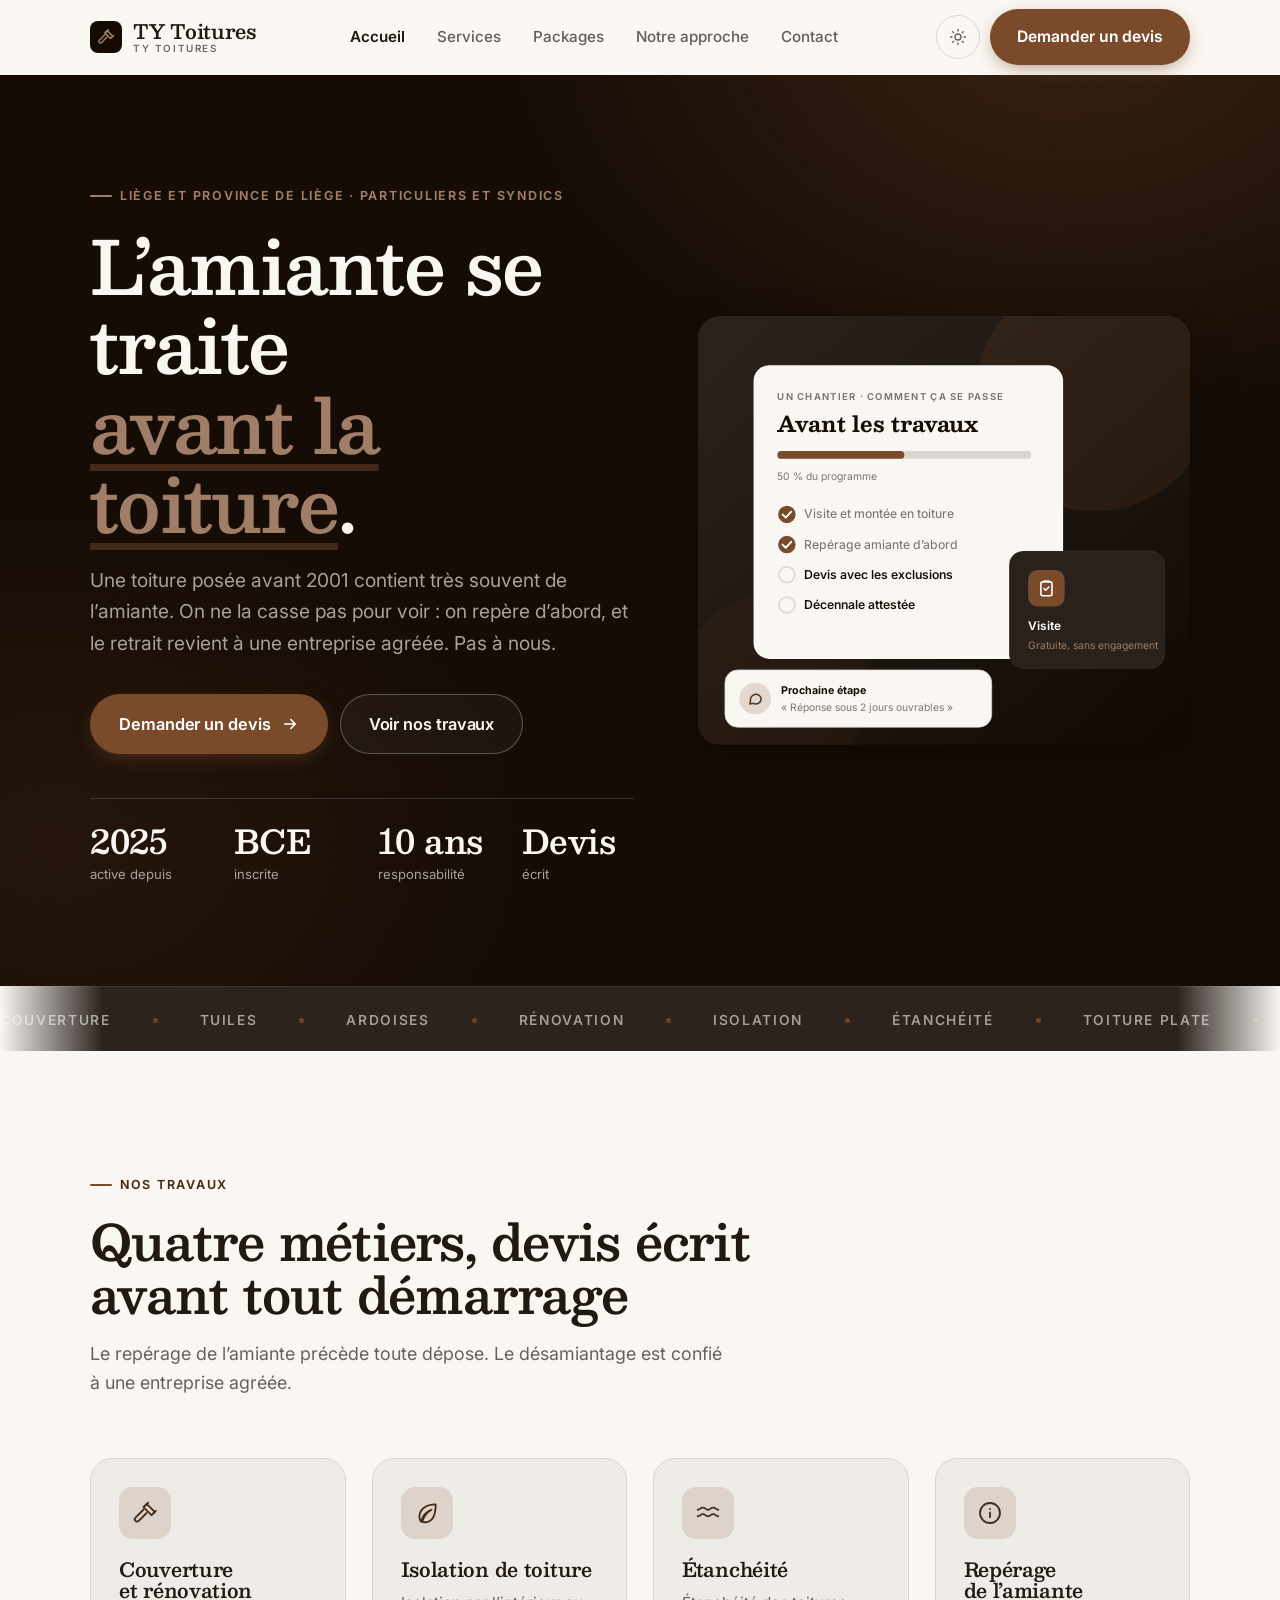
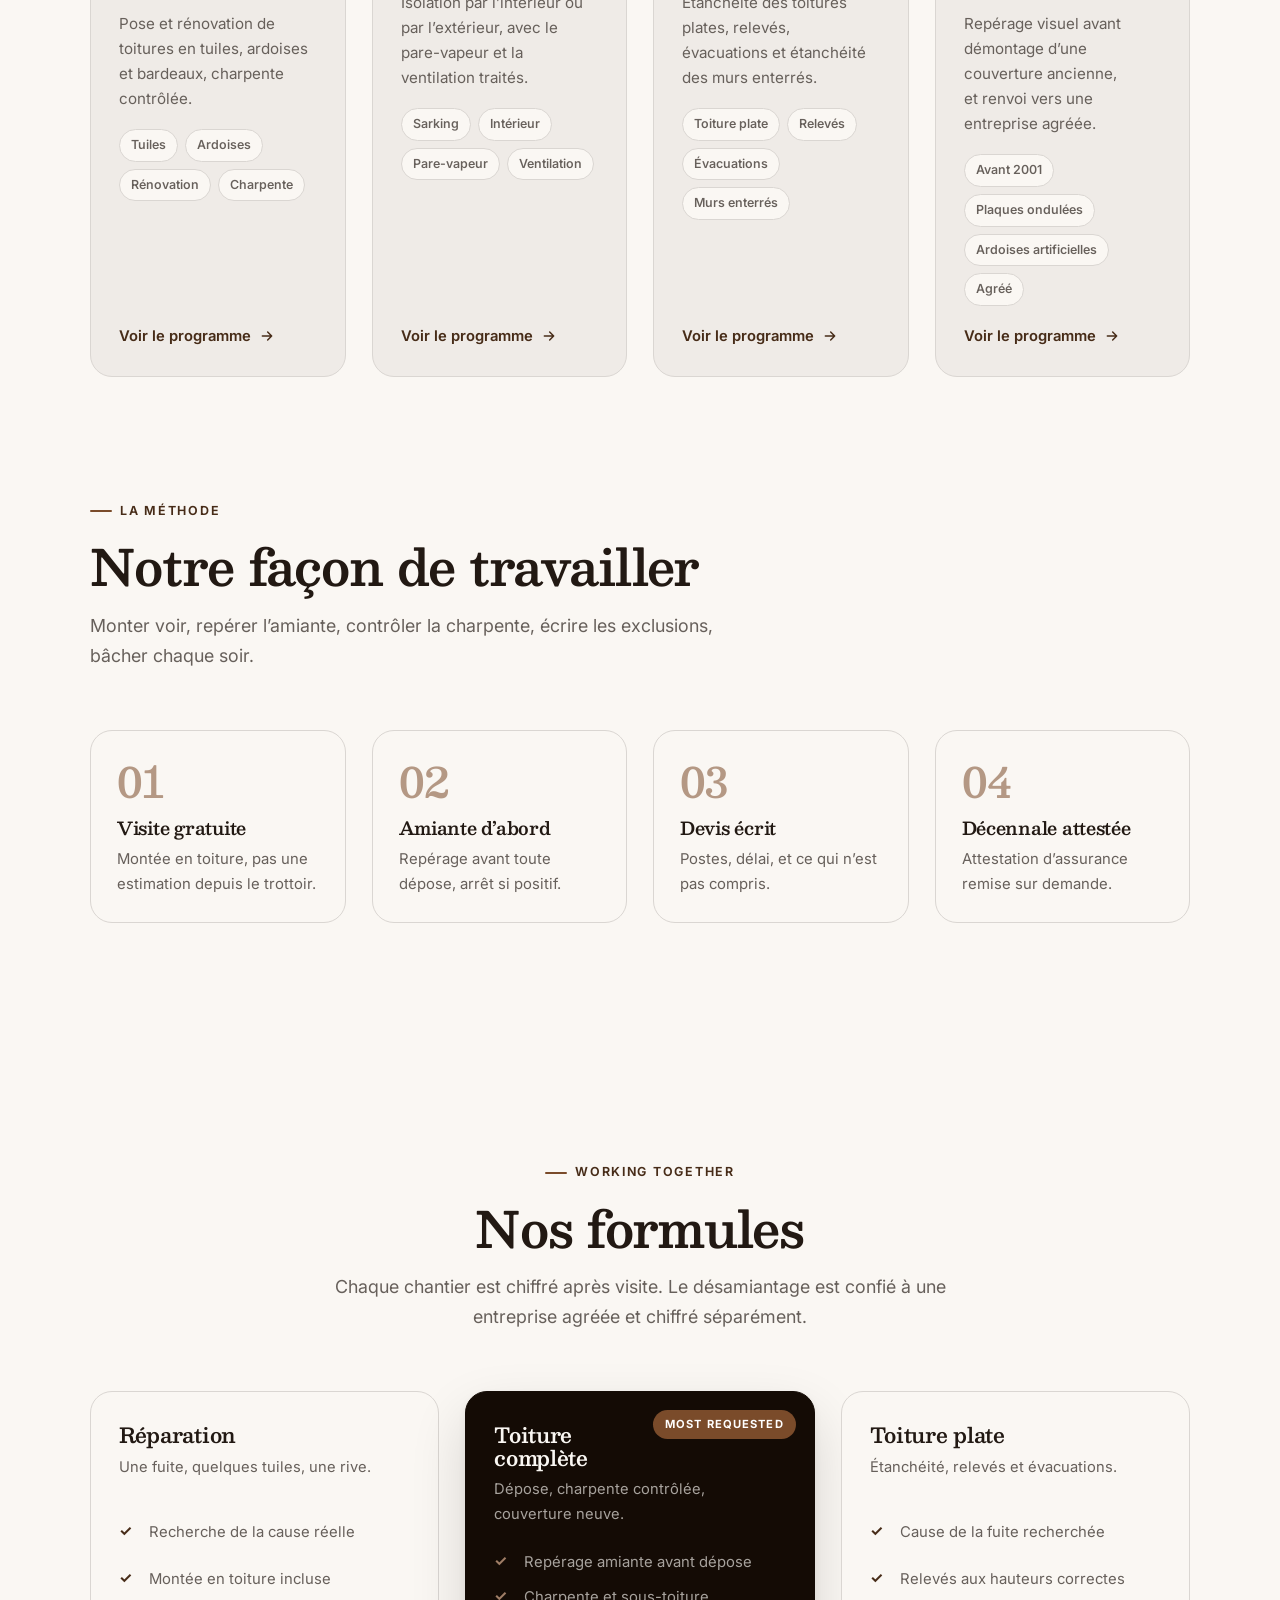
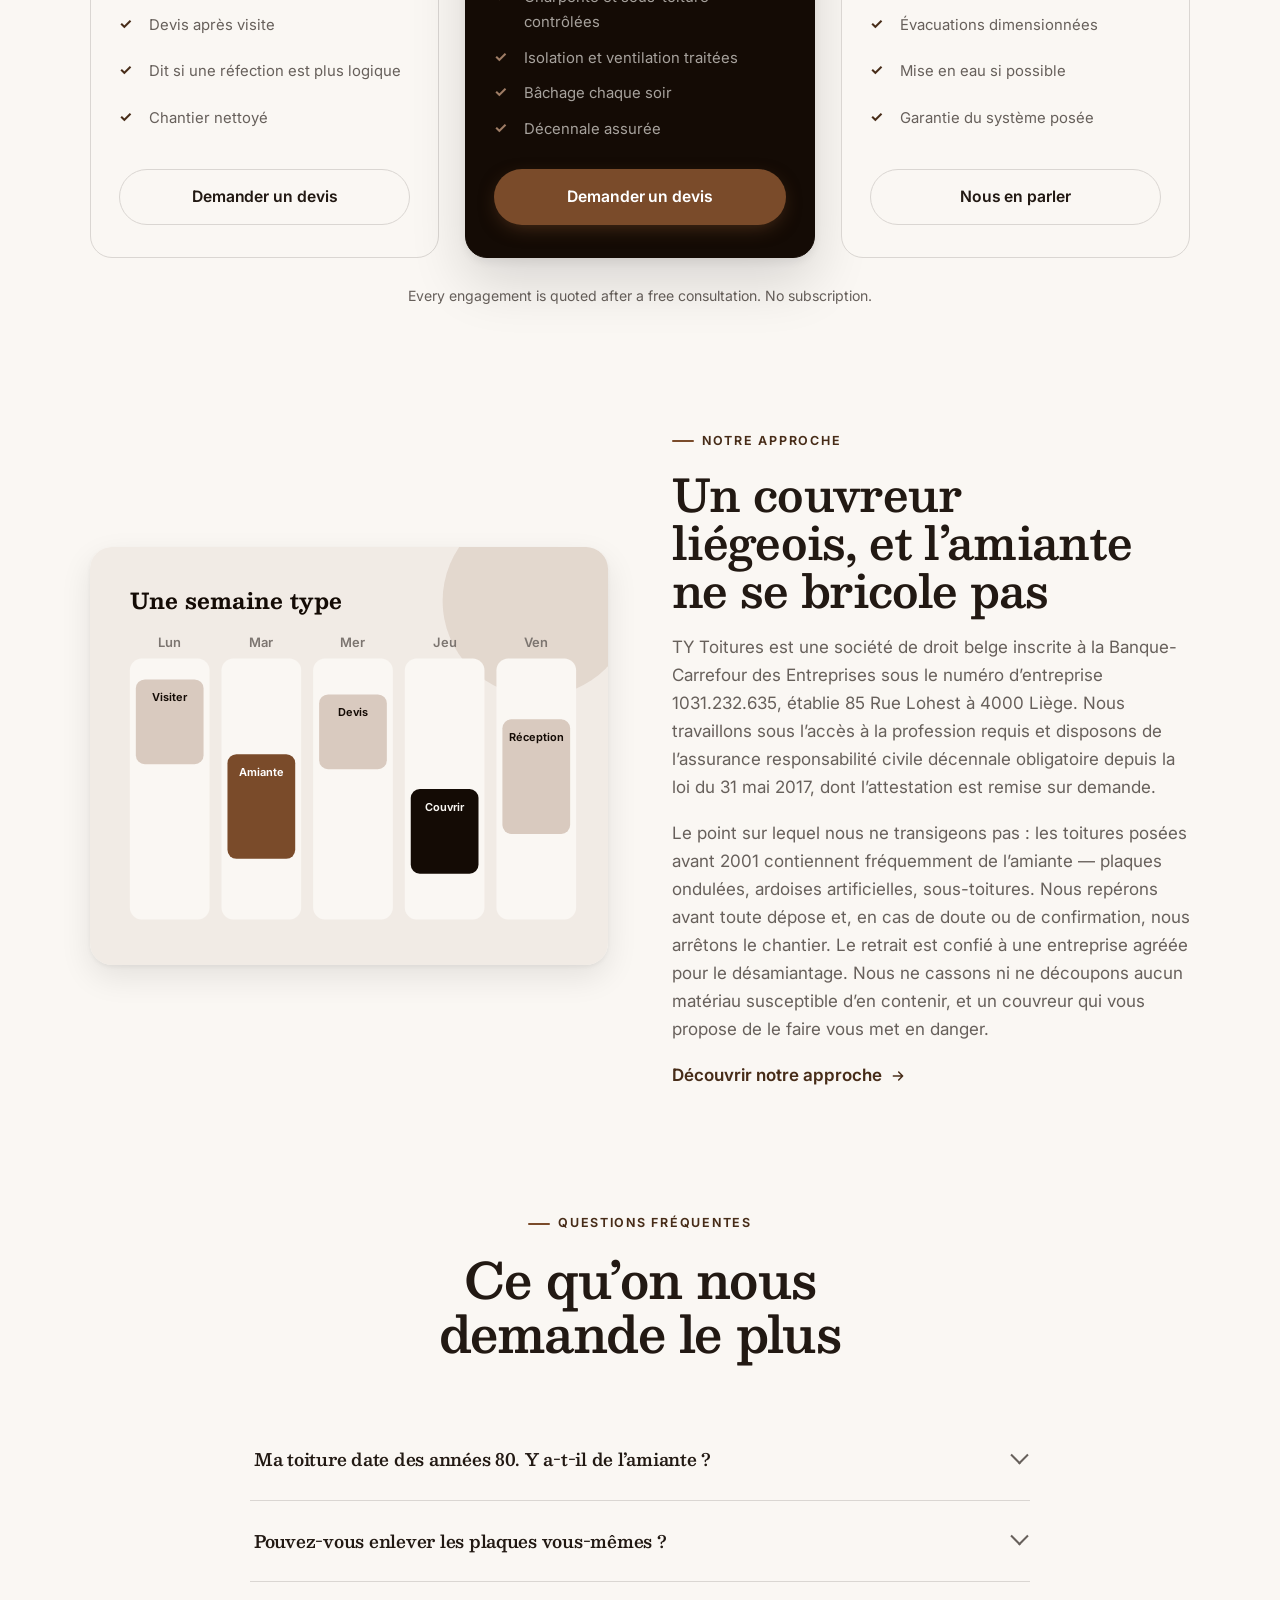
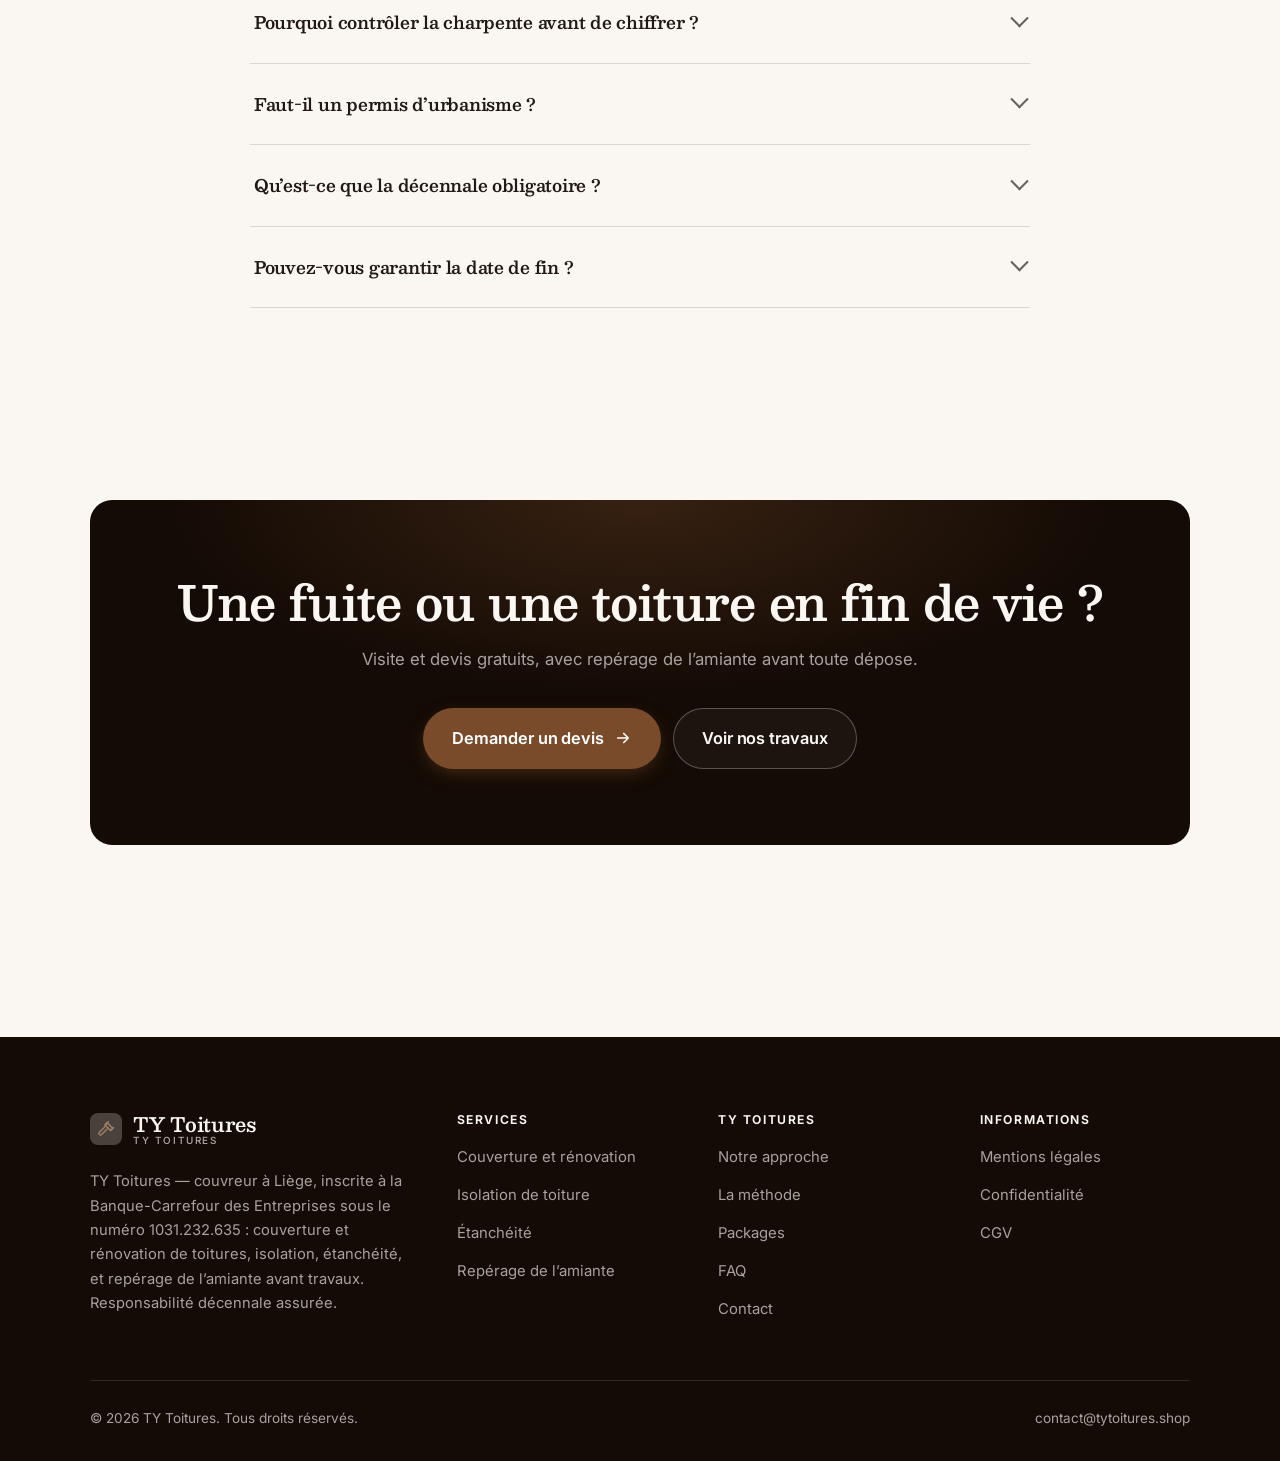
<file: index.html>
<!DOCTYPE html>
<html lang="fr" class="no-js">
<head>
<meta charset="utf-8">
<meta name="viewport" content="width=device-width, initial-scale=1">
<title>TY Toitures — couvreur à Liège</title>
<meta name="description" content="TY Toitures, couvreur à Liège : couverture et rénovation de toitures, isolation, étanchéité et repérage de l’amiante avant travaux. Devis écrit et responsabilité décennale assurée.">
<link rel="canonical" href="https://tytoitures.shop/">

<meta property="og:type" content="website">
<meta property="og:url" content="https://tytoitures.shop/">
<meta property="og:site_name" content="TY Toitures">
<meta property="og:locale" content="fr_FR">
<meta property="og:title" content="TY Toitures — couvreur à Liège">
<meta property="og:description" content="TY Toitures, couvreur à Liège : couverture et rénovation de toitures, isolation, étanchéité et repérage de l’amiante avant travaux. Devis écrit et responsabilité décennale assurée.">
<meta name="theme-color" content="#140b05">

<link rel="icon" href="assets/img/favicon.svg" type="image/svg+xml">
<link rel="preconnect" href="https://fonts.googleapis.com">
<link rel="preconnect" href="https://fonts.gstatic.com" crossorigin>
<link rel="stylesheet" href="https://fonts.googleapis.com/css2?family=Besley:wght@400;600;700&family=Inter:wght@400..700&display=swap">
<link rel="stylesheet" href="assets/css/style.css">

<!-- Thème appliqué avant le premier rendu (évite le flash) -->
<script>
document.documentElement.classList.remove('no-js');
(function(){try{var t=localStorage.getItem('site-theme');if(t){document.documentElement.setAttribute('data-theme',t);}}catch(e){}})();
</script>
<script type="application/ld+json">
{
  "@context": "https://schema.org",
  "@type": "Organization",
  "name": "TY Toitures",
  "url": "https://tytoitures.shop/",
  "email": "contact@tytoitures.shop",
  "description": "TY Toitures, couvreur à Liège : couverture et rénovation de toitures, isolation, étanchéité et repérage de l’amiante avant travaux. Devis écrit et responsabilité décennale assurée.",
  "areaServed": "FR",
  "knowsLanguage": "fr"
}
</script>
</head>

<body>
<a class="skip-link" href="#main">Aller au contenu principal</a>

<header class="site-header">
  <nav class="wrap nav" aria-label="Navigation principale">
    <a class="brand" href="index.html">
      <svg class="brand__mark" viewBox="0 0 64 64" aria-hidden="true">
        <rect class="bm-bg" width="64" height="64" rx="16"/>
        <g class="bm-ic" transform="translate(14 14) scale(1.5)" fill="none" stroke-width="2.1" stroke-linecap="round" stroke-linejoin="round"><path d="M13.5 3.5 21 11l-3 3-7.5-7.5z"/><path d="M10.5 9 3.2 16.3a2.1 2.1 0 0 0 3 3L13.5 12"/><path d="M15 2.5 12 5.5M19.5 12.5 22 10"/></g>
      </svg>
      <span>TY Toitures<span class="brand__sub">TY Toitures</span></span>
    </a>

    <ul class="nav__links" id="nav-links">
      <li><a href="index.html" aria-current="page">Accueil</a></li>
      <li><a href="programmes.html">Services</a></li>
      <li><a href="index.html#tarifs">Packages</a></li>
      <li><a href="a-propos.html">Notre approche</a></li>
      <li><a href="contact.html">Contact</a></li>
      <li><a class="btn btn--primary" href="contact.html">Demander un devis</a></li>
    </ul>

    <div class="nav__cta">
      <button class="theme-toggle" type="button" aria-label="Passer en thème sombre">
        <svg class="icon-sun" viewBox="0 0 24 24" fill="none" stroke="currentColor" stroke-width="1.8" stroke-linecap="round" aria-hidden="true"><circle cx="12" cy="12" r="4"/><path d="M12 2v2m0 16v2M2 12h2m16 0h2M4.9 4.9l1.4 1.4m11.4 11.4 1.4 1.4M19.1 4.9l-1.4 1.4M6.3 17.7l-1.4 1.4"/></svg>
        <svg class="icon-moon" viewBox="0 0 24 24" fill="none" stroke="currentColor" stroke-width="1.8" stroke-linecap="round" stroke-linejoin="round" aria-hidden="true"><path d="M21 12.8A9 9 0 1 1 11.2 3a7 7 0 0 0 9.8 9.8z"/></svg>
      </button>
      <a class="btn btn--primary" href="contact.html">Demander un devis</a>
      <button class="nav__toggle" type="button" aria-expanded="false" aria-controls="nav-links" aria-label="Ouvrir le menu">
        <svg class="icon-open" viewBox="0 0 24 24" fill="none" stroke="currentColor" stroke-width="2" stroke-linecap="round" aria-hidden="true"><path d="M3 6h18M3 12h18M3 18h18"/></svg>
        <svg class="icon-close" viewBox="0 0 24 24" fill="none" stroke="currentColor" stroke-width="2" stroke-linecap="round" aria-hidden="true"><path d="M6 6l12 12M18 6L6 18"/></svg>
      </button>
    </div>
  </nav>
</header>

<main id="main">

<section class="hero">
  <div class="wrap hero__inner">
    <div>
      <span class="eyebrow hero__eyebrow">Liège et Province de Liège · Particuliers et syndics</span>
      <h1>L’amiante se traite<br> <em>avant la toiture</em>.</h1>
      <p class="hero__lede">Une toiture posée avant 2001 contient très souvent de l’amiante. On ne la casse pas pour voir : on repère d’abord, et le retrait revient à une entreprise agréée. Pas à nous.</p>

      <div class="hero__actions">
        <a class="btn btn--primary btn--lg" href="contact.html">Demander un devis <svg viewBox="0 0 24 24" fill="none" stroke="currentColor" stroke-width="2.2" stroke-linecap="round" stroke-linejoin="round" aria-hidden="true"><path d="M5 12h14M13 6l6 6-6 6"/></svg></a>
        <a class="btn btn--on-dark btn--lg" href="programmes.html">Voir nos travaux</a>
      </div>

      <ul class="hero__proof">
        <li><span class="stat__num">2025</span><span class="stat__label">active depuis</span></li>
        <li><span class="stat__num">BCE</span><span class="stat__label">inscrite</span></li>
        <li><span class="stat__num">10 ans</span><span class="stat__label">responsabilité</span></li>
        <li><span class="stat__num">Devis</span><span class="stat__label">écrit</span></li>
      </ul>
    </div>

    <div class="hero__art">
      <svg viewBox="0 0 620 540" role="img" aria-label="Le déroulement d’un chantier de toiture, du repérage de l’amiante au devis écrit.">
        <defs>
          <linearGradient id="hbg" x1="0" y1="0" x2="1" y2="1">
            <stop offset="0" stop-color="#2c231e"/><stop offset="1" stop-color="#100904"/>
          </linearGradient>
        </defs>
        <rect width="620" height="540" rx="22" fill="url(#hbg)"/>
        <circle cx="500" cy="96" r="150" fill="#7a4b2a" opacity=".16"/>
        <circle cx="96" cy="470" r="120" fill="#7a4b2a" opacity=".08"/>

        <g style="font-family: var(--font-body)">
          <!-- Carte programme -->
          <rect x="70" y="62" width="390" height="370" rx="20" fill="#faf7f3"/>
          <text x="100" y="106" font-size="12" font-weight="650" letter-spacing="1.6" fill="#7c7570">UN CHANTIER · COMMENT ÇA SE PASSE</text>
          <text x="100" y="146" font-size="27" font-weight="700" fill="#140b05" style="font-family: var(--font-display)">Avant les travaux</text>
          <rect x="100" y="170" width="320" height="10" rx="5" fill="#dad6d2"/>
          <rect x="100" y="170" width="160" height="10" rx="5" fill="#7a4b2a"/>
          <text x="100" y="206" font-size="13" fill="#7c7570">50 % du programme</text>
          <circle cx="112" cy="250" r="11" fill="#7a4b2a"/><path d="M106.5 250l4 4 7-7.5" fill="none" stroke="#ffffff" stroke-width="2.4" stroke-linecap="round" stroke-linejoin="round"/><text x="134" y="255" font-size="15.5" fill="#7c7570" font-weight="450">Visite et montée en toiture</text>
          <circle cx="112" cy="288" r="11" fill="#7a4b2a"/><path d="M106.5 288l4 4 7-7.5" fill="none" stroke="#ffffff" stroke-width="2.4" stroke-linecap="round" stroke-linejoin="round"/><text x="134" y="293" font-size="15.5" fill="#7c7570" font-weight="450">Repérage amiante d’abord</text>
          <circle cx="112" cy="326" r="10" fill="none" stroke="#dad6d2" stroke-width="2"/><text x="134" y="331" font-size="15.5" fill="#140b05" font-weight="560">Devis avec les exclusions</text>
          <circle cx="112" cy="364" r="10" fill="none" stroke="#dad6d2" stroke-width="2"/><text x="134" y="369" font-size="15.5" fill="#140b05" font-weight="560">Décennale attestée</text>

          <!-- Carte séance -->
          <rect x="392" y="296" width="196" height="148" rx="18" fill="#29211c" stroke="#ffffff" stroke-opacity=".08"/>
          <rect x="416" y="320" width="46" height="46" rx="12" fill="#7a4b2a"/>
          <g transform="translate(427 331)" fill="none" stroke="#ffffff" color="#ffffff" stroke-width="2" stroke-linecap="round" stroke-linejoin="round"><rect x="5" y="4" width="14" height="17.5" rx="2.5"/><path d="M9 4V3h6v1M9 12.5l2 2 4-4"/></g>
          <text x="416" y="396" font-size="15" font-weight="650" fill="#faf7f3">Visite</text>
          <text x="416" y="420" font-size="13" fill="#9f7d66">Gratuite, sans engagement</text>

          <!-- Retour du coach -->
          <rect x="34" y="446" width="336" height="72" rx="16" fill="#faf7f3" stroke="#dad6d2"/>
          <circle cx="72" cy="482" r="20" fill="#e3d8cf"/>
          <g transform="translate(62 472) scale(.84)" fill="none" stroke="#4f311b" stroke-width="2.2" stroke-linecap="round" stroke-linejoin="round"><path d="M21 12a8 8 0 0 1-11.6 7.1L4 20l1-4.6A8 8 0 1 1 21 12z"/></g>
          <text x="104" y="476" font-size="13.5" font-weight="700" fill="#140b05">Prochaine étape</text>
          <text x="104" y="498" font-size="13" fill="#7c7570">« Réponse sous 2 jours ouvrables »</text>
        </g>
      </svg>
    </div>
  </div>
</section>

<div class="marquee" aria-hidden="true">
  <div class="marquee__track"><span>Couverture</span><span>Tuiles</span><span>Ardoises</span><span>Rénovation</span><span>Isolation</span><span>Étanchéité</span><span>Toiture plate</span><span>Amiante repérée</span><span>Décennale</span><span>Liège</span><span>Couverture</span><span>Tuiles</span><span>Ardoises</span><span>Rénovation</span><span>Isolation</span><span>Étanchéité</span><span>Toiture plate</span><span>Amiante repérée</span><span>Décennale</span><span>Liège</span></div>
</div>

<section class="section wrap" id="programmes">
  <div class="section-head reveal">
    <span class="eyebrow">Nos travaux</span>
    <h2>Quatre métiers, devis écrit avant tout démarrage</h2>
    <p>Le repérage de l’amiante précède toute dépose. Le désamiantage est confié à une entreprise agréée.</p>
  </div>
  <div class="grid grid--4 reveal-group">
    <a class="card" href="programmes.html#couverture">
      <div class="card__icon"><svg viewBox="0 0 24 24" fill="none" stroke="currentColor" stroke-width="1.7" stroke-linecap="round" stroke-linejoin="round" aria-hidden="true"><path d="M13.5 3.5 21 11l-3 3-7.5-7.5z"/><path d="M10.5 9 3.2 16.3a2.1 2.1 0 0 0 3 3L13.5 12"/><path d="M15 2.5 12 5.5M19.5 12.5 22 10"/></svg></div>
      <h3>Couverture et rénovation</h3>
      <p>Pose et rénovation de toitures en tuiles, ardoises et bardeaux, charpente contrôlée.</p>
      <ul class="tags"><li>Tuiles</li><li>Ardoises</li><li>Rénovation</li><li>Charpente</li></ul>
      <span class="arrow-link">Voir le programme <svg viewBox="0 0 24 24" fill="none" stroke="currentColor" stroke-width="2.2" stroke-linecap="round" stroke-linejoin="round" aria-hidden="true"><path d="M5 12h14M13 6l6 6-6 6"/></svg></span>
    </a>
    <a class="card" href="programmes.html#isolation">
      <div class="card__icon"><svg viewBox="0 0 24 24" fill="none" stroke="currentColor" stroke-width="1.7" stroke-linecap="round" stroke-linejoin="round" aria-hidden="true"><path d="M20 4c-9 0-15 4.5-15 11.5 0 2 .6 3.4 1.5 4.5C8 14 12 10.5 16 9c-4 2.5-7 6-8.5 11 1 .4 2 .5 3 .5C17 20.5 20 14 20 4z"/></svg></div>
      <h3>Isolation de toiture</h3>
      <p>Isolation par l’intérieur ou par l’extérieur, avec le pare-vapeur et la ventilation traités.</p>
      <ul class="tags"><li>Sarking</li><li>Intérieur</li><li>Pare-vapeur</li><li>Ventilation</li></ul>
      <span class="arrow-link">Voir le programme <svg viewBox="0 0 24 24" fill="none" stroke="currentColor" stroke-width="2.2" stroke-linecap="round" stroke-linejoin="round" aria-hidden="true"><path d="M5 12h14M13 6l6 6-6 6"/></svg></span>
    </a>
    <a class="card" href="programmes.html#etancheite">
      <div class="card__icon"><svg viewBox="0 0 24 24" fill="none" stroke="currentColor" stroke-width="1.7" stroke-linecap="round" stroke-linejoin="round" aria-hidden="true"><path d="M2.5 9c2.4 0 2.4-2 4.75-2s2.4 2 4.75 2 2.4-2 4.75-2 2.4 2 4.75 2M2.5 15c2.4 0 2.4-2 4.75-2s2.4 2 4.75 2 2.4-2 4.75-2 2.4 2 4.75 2"/></svg></div>
      <h3>Étanchéité</h3>
      <p>Étanchéité des toitures plates, relevés, évacuations et étanchéité des murs enterrés.</p>
      <ul class="tags"><li>Toiture plate</li><li>Relevés</li><li>Évacuations</li><li>Murs enterrés</li></ul>
      <span class="arrow-link">Voir le programme <svg viewBox="0 0 24 24" fill="none" stroke="currentColor" stroke-width="2.2" stroke-linecap="round" stroke-linejoin="round" aria-hidden="true"><path d="M5 12h14M13 6l6 6-6 6"/></svg></span>
    </a>
    <a class="card" href="programmes.html#amiante">
      <div class="card__icon"><svg viewBox="0 0 24 24" fill="none" stroke="currentColor" stroke-width="1.7" stroke-linecap="round" stroke-linejoin="round" aria-hidden="true"><circle cx="12" cy="12" r="9.2"/><path d="M12 16v-4.5M12 8.2v.1"/></svg></div>
      <h3>Repérage de l’amiante</h3>
      <p>Repérage visuel avant démontage d’une couverture ancienne, et renvoi vers une entreprise agréée.</p>
      <ul class="tags"><li>Avant 2001</li><li>Plaques ondulées</li><li>Ardoises artificielles</li><li>Agréé</li></ul>
      <span class="arrow-link">Voir le programme <svg viewBox="0 0 24 24" fill="none" stroke="currentColor" stroke-width="2.2" stroke-linecap="round" stroke-linejoin="round" aria-hidden="true"><path d="M5 12h14M13 6l6 6-6 6"/></svg></span>
    </a>
  </div>
</section>

<section class="section section--flush wrap" id="methode">
  <div class="section-head reveal">
    <span class="eyebrow">La méthode</span>
    <h2>Notre façon de travailler</h2>
    <p>Monter voir, repérer l’amiante, contrôler la charpente, écrire les exclusions, bâcher chaque soir.</p>
  </div>
  <div class="grid grid--4 steps reveal-group">
    <article class="step">
      <h3>Visite gratuite</h3>
      <p>Montée en toiture, pas une estimation depuis le trottoir.</p>
    </article>
    <article class="step">
      <h3>Amiante d’abord</h3>
      <p>Repérage avant toute dépose, arrêt si positif.</p>
    </article>
    <article class="step">
      <h3>Devis écrit</h3>
      <p>Postes, délai, et ce qui n’est pas compris.</p>
    </article>
    <article class="step">
      <h3>Décennale attestée</h3>
      <p>Attestation d’assurance remise sur demande.</p>
    </article>
  </div>
</section>

<section class="section wrap" id="tarifs">
  <div class="section-head section-head--center reveal">
    <span class="eyebrow">Working together</span>
    <h2>Nos formules</h2>
    <p>Chaque chantier est chiffré après visite. Le désamiantage est confié à une entreprise agréée et chiffré séparément.</p>
  </div>
  <div class="grid grid--3 plans reveal-group">
    <article class="plan">
      
      <h3>Réparation</h3>
      <p class="plan__desc">Une fuite, quelques tuiles, une rive.</p>
      
      <ul class="plan__features">
        <li>Recherche de la cause réelle</li>
        <li>Montée en toiture incluse</li>
        <li>Devis après visite</li>
        <li>Dit si une réfection est plus logique</li>
        <li>Chantier nettoyé</li>
      </ul>
      <a class="btn btn--ghost btn--block" href="contact.html">Demander un devis</a>
    </article>
    <article class="plan plan--featured">
      <span class="plan__tag">Most requested</span>
      <h3>Toiture complète</h3>
      <p class="plan__desc">Dépose, charpente contrôlée, couverture neuve.</p>
      
      <ul class="plan__features">
        <li>Repérage amiante avant dépose</li>
        <li>Charpente et sous-toiture contrôlées</li>
        <li>Isolation et ventilation traitées</li>
        <li>Bâchage chaque soir</li>
        <li>Décennale assurée</li>
      </ul>
      <a class="btn btn--primary btn--block" href="contact.html">Demander un devis</a>
    </article>
    <article class="plan">
      
      <h3>Toiture plate</h3>
      <p class="plan__desc">Étanchéité, relevés et évacuations.</p>
      
      <ul class="plan__features">
        <li>Cause de la fuite recherchée</li>
        <li>Relevés aux hauteurs correctes</li>
        <li>Évacuations dimensionnées</li>
        <li>Mise en eau si possible</li>
        <li>Garantie du système posée</li>
      </ul>
      <a class="btn btn--ghost btn--block" href="contact.html">Nous en parler</a>
    </article>
  </div>
  <p class="plans-note">Every engagement is quoted after a free consultation. No subscription.</p>
</section>

<section class="section section--flush wrap">
  <div class="split reveal">
    <div class="split__art">
      <svg viewBox="0 0 520 420" role="img" aria-label="Exemple de semaine type : Visiter, Amiante, Devis, Couvrir, Réception.">
        <rect width="520" height="420" rx="20" fill="#f1ebe5"/>
        <circle cx="450" cy="54" r="96" fill="#7a4b2a" opacity=".12"/>
        <g style="font-family: var(--font-body)">
        <text x="40" y="62" font-size="22" font-weight="700" fill="#140b05" style="font-family: var(--font-display)">Une semaine type</text>
        <text x="80" y="100" text-anchor="middle" font-size="13" font-weight="600" fill="#7c7570">Lun</text>
        <rect x="40" y="112" width="80" height="262" rx="12" fill="#faf7f3"/>
        <rect x="46" y="133" width="68" height="85" rx="9" fill="#d9cabf"/>
        <text x="80" y="155" text-anchor="middle" font-size="11" font-weight="650" fill="#140b05">Visiter</text>
        <text x="172" y="100" text-anchor="middle" font-size="13" font-weight="600" fill="#7c7570">Mar</text>
        <rect x="132" y="112" width="80" height="262" rx="12" fill="#faf7f3"/>
        <rect x="138" y="208" width="68" height="105" rx="9" fill="#7a4b2a"/>
        <text x="172" y="230" text-anchor="middle" font-size="11" font-weight="650" fill="#ffffff">Amiante</text>
        <text x="264" y="100" text-anchor="middle" font-size="13" font-weight="600" fill="#7c7570">Mer</text>
        <rect x="224" y="112" width="80" height="262" rx="12" fill="#faf7f3"/>
        <rect x="230" y="148" width="68" height="75" rx="9" fill="#d9cabf"/>
        <text x="264" y="170" text-anchor="middle" font-size="11" font-weight="650" fill="#140b05">Devis</text>
        <text x="356" y="100" text-anchor="middle" font-size="13" font-weight="600" fill="#7c7570">Jeu</text>
        <rect x="316" y="112" width="80" height="262" rx="12" fill="#faf7f3"/>
        <rect x="322" y="243" width="68" height="85" rx="9" fill="#140b05"/>
        <text x="356" y="265" text-anchor="middle" font-size="11" font-weight="650" fill="#faf7f3">Couvrir</text>
        <text x="448" y="100" text-anchor="middle" font-size="13" font-weight="600" fill="#7c7570">Ven</text>
        <rect x="408" y="112" width="80" height="262" rx="12" fill="#faf7f3"/>
        <rect x="414" y="173" width="68" height="115" rx="9" fill="#d9cabf"/>
        <text x="448" y="195" text-anchor="middle" font-size="11" font-weight="650" fill="#140b05">Réception</text>
        </g>
      </svg>
    </div>
    <div>
      <span class="eyebrow">Notre approche</span>
      <h2>Un couvreur liégeois, et l’amiante ne se bricole pas</h2>
      <p>TY Toitures est une société de droit belge inscrite à la Banque-Carrefour des Entreprises sous le numéro d’entreprise 1031.232.635, établie 85 Rue Lohest à 4000 Liège. Nous travaillons sous l’accès à la profession requis et disposons de l’assurance responsabilité civile décennale obligatoire depuis la loi du 31 mai 2017, dont l’attestation est remise sur demande.</p>
      <p>Le point sur lequel nous ne transigeons pas : les toitures posées avant 2001 contiennent fréquemment de l’amiante — plaques ondulées, ardoises artificielles, sous-toitures. Nous repérons avant toute dépose et, en cas de doute ou de confirmation, nous arrêtons le chantier. Le retrait est confié à une entreprise agréée pour le désamiantage. Nous ne cassons ni ne découpons aucun matériau susceptible d’en contenir, et un couvreur qui vous propose de le faire vous met en danger.</p>
      <p><a class="arrow-link" href="a-propos.html">Découvrir notre approche <svg viewBox="0 0 24 24" fill="none" stroke="currentColor" stroke-width="2.2" stroke-linecap="round" stroke-linejoin="round" aria-hidden="true"><path d="M5 12h14M13 6l6 6-6 6"/></svg></a></p>
    </div>
  </div>
</section>

<section class="section section--flush wrap" id="faq">
  <div class="section-head section-head--center reveal">
    <span class="eyebrow">Questions fréquentes</span>
    <h2>Ce qu’on nous demande le plus</h2>
  </div>
  <div class="faq reveal">
    <details>
      <summary>Ma toiture date des années 80. Y a-t-il de l’amiante ?</summary>
      <p>C’est très possible. Avant 2001, les plaques ondulées, certaines ardoises artificielles et des sous-toitures en contiennent couramment. Nous repérons avant toute dépose et nous arrêtons si c’est suspecté.</p>
    </details>
    <details>
      <summary>Pouvez-vous enlever les plaques vous-mêmes ?</summary>
      <p>Non. Le retrait d’amiante est réservé aux entreprises agréées, et nous ne cassons ni ne découpons rien qui puisse en contenir. Un couvreur qui le propose vous expose, vous et son équipe.</p>
    </details>
    <details>
      <summary>Pourquoi contrôler la charpente avant de chiffrer ?</summary>
      <p>Parce qu’une couverture neuve sur du bois attaqué ne tient pas, et parce que cela change le devis du tout au tout. Chiffrer sans être monté, c’est annoncer un prix qui bougera.</p>
    </details>
    <details>
      <summary>Faut-il un permis d’urbanisme ?</summary>
      <p>Pour un remplacement à l’identique, souvent non. Dès que la volumétrie, la pente ou l’aspect changent, c’est possible — et l’obtention revient au maître de l’ouvrage. Nous le disons avant de commander.</p>
    </details>
    <details>
      <summary>Qu’est-ce que la décennale obligatoire ?</summary>
      <p>Depuis la loi du 31 mai 2017, l’entrepreneur intervenant sur une habitation doit être assuré pour sa responsabilité décennale. Demandez l’attestation : à tout entrepreneur, pas seulement à nous.</p>
    </details>
    <details>
      <summary>Pouvez-vous garantir la date de fin ?</summary>
      <p>Pas par temps de pluie, de gel ou de vent. On ne découvre pas une toiture quand la météo ne le permet pas, et promettre une date malgré cela conduit à travailler mal.</p>
    </details>
  </div>
</section>

<section class="wrap section--tight">
  <div class="cta-band reveal">
    <h2>Une fuite ou une toiture en fin de vie ?</h2>
    <p>Visite et devis gratuits, avec repérage de l’amiante avant toute dépose.</p>
    <div class="hero__actions">
      <a class="btn btn--primary btn--lg" href="contact.html">Demander un devis <svg viewBox="0 0 24 24" fill="none" stroke="currentColor" stroke-width="2.2" stroke-linecap="round" stroke-linejoin="round" aria-hidden="true"><path d="M5 12h14M13 6l6 6-6 6"/></svg></a>
      <a class="btn btn--on-dark btn--lg" href="programmes.html">Voir nos travaux</a>
    </div>
  </div>
</section>

</main>

<footer class="site-footer">
  <div class="wrap">
    <div class="footer__grid">
      <div class="footer__brand">
        <a class="brand" href="index.html">
          <svg class="brand__mark" viewBox="0 0 64 64" aria-hidden="true">
        <rect class="bm-bg" width="64" height="64" rx="16"/>
        <g class="bm-ic" transform="translate(14 14) scale(1.5)" fill="none" stroke-width="2.1" stroke-linecap="round" stroke-linejoin="round"><path d="M13.5 3.5 21 11l-3 3-7.5-7.5z"/><path d="M10.5 9 3.2 16.3a2.1 2.1 0 0 0 3 3L13.5 12"/><path d="M15 2.5 12 5.5M19.5 12.5 22 10"/></g>
      </svg>
          <span>TY Toitures<span class="brand__sub">TY Toitures</span></span>
        </a>
        <p>TY Toitures — couvreur à Liège, inscrite à la Banque-Carrefour des Entreprises sous le numéro 1031.232.635 : couverture et rénovation de toitures, isolation, étanchéité, et repérage de l’amiante avant travaux. Responsabilité décennale assurée.</p>
      </div>

      <div class="footer__col">
        <h4>Services</h4>
        <ul>
          <li><a href="programmes.html#couverture">Couverture et rénovation</a></li>
          <li><a href="programmes.html#isolation">Isolation de toiture</a></li>
          <li><a href="programmes.html#etancheite">Étanchéité</a></li>
          <li><a href="programmes.html#amiante">Repérage de l’amiante</a></li>
        </ul>
      </div>

      <div class="footer__col">
        <h4>TY Toitures</h4>
        <ul>
          <li><a href="a-propos.html">Notre approche</a></li>
          <li><a href="index.html#methode">La méthode</a></li>
          <li><a href="index.html#tarifs">Packages</a></li>
          <li><a href="index.html#faq">FAQ</a></li>
          <li><a href="contact.html">Contact</a></li>
        </ul>
      </div>

      <div class="footer__col">
        <h4>Informations</h4>
        <ul>
          <li><a href="mentions-legales.html">Mentions légales</a></li>
          <li><a href="mentions-legales.html#confidentialite">Confidentialité</a></li>
          <li><a href="mentions-legales.html#cgv">CGV</a></li>
        </ul>
      </div>
    </div>

    <div class="footer__bottom">
      <p>© <span data-year>2026</span> TY Toitures. Tous droits réservés.</p>
      <p><a href="mailto:contact@tytoitures.shop">contact@tytoitures.shop</a></p>
    </div>
  </div>
</footer>

<script src="assets/js/main.js" defer></script>
</body>
</html>
</file>
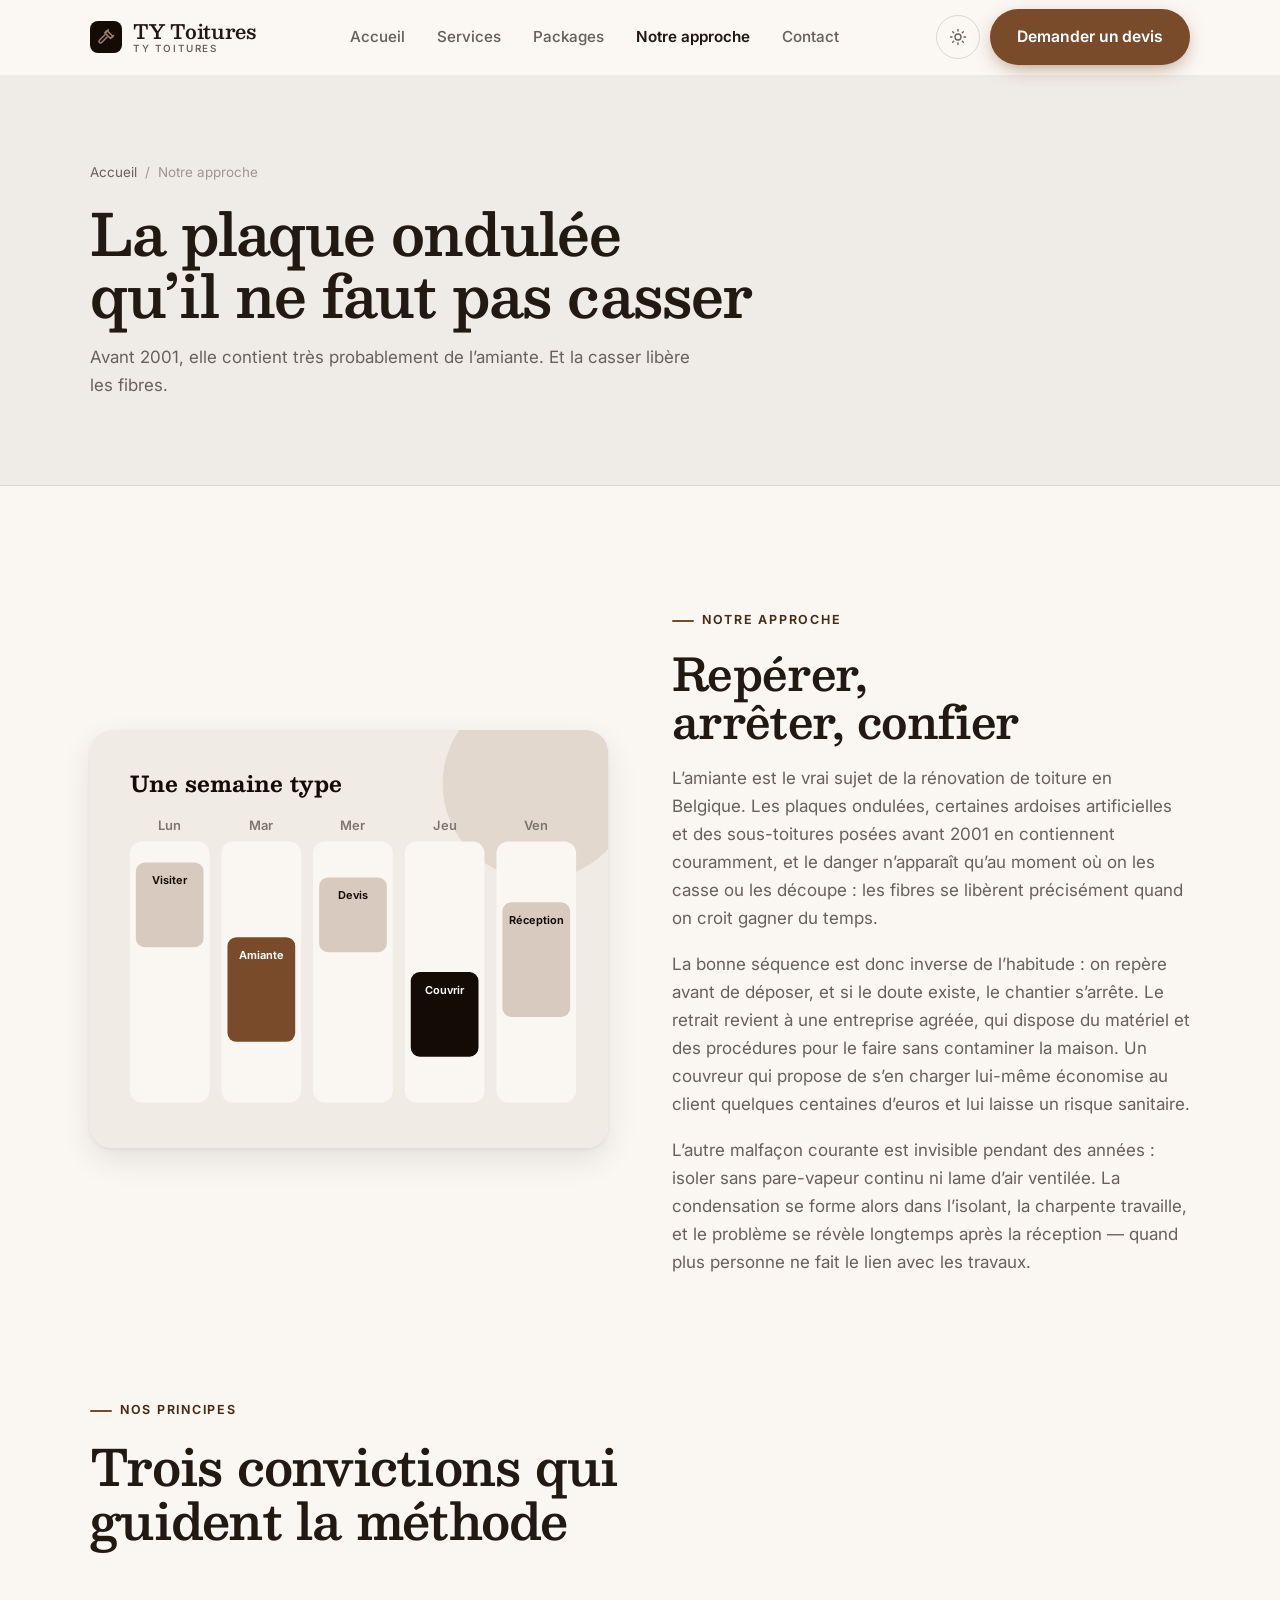
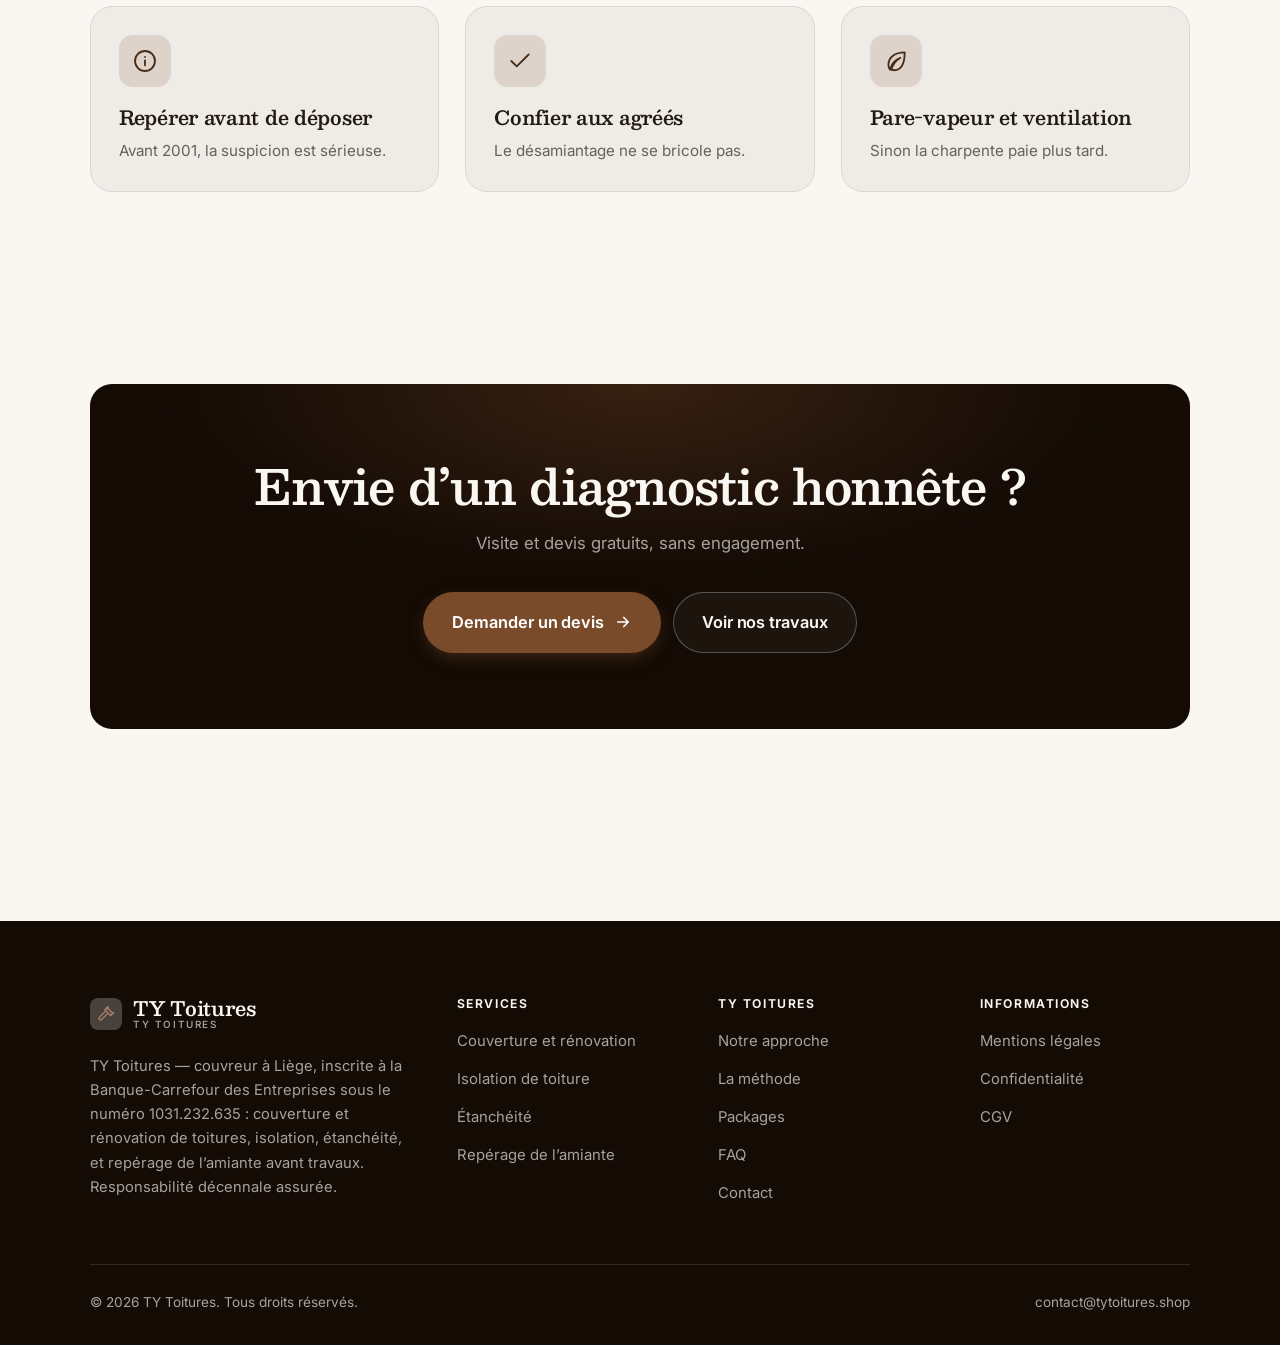
<file: a-propos.html>
<!DOCTYPE html>
<html lang="fr" class="no-js">
<head>
<meta charset="utf-8">
<meta name="viewport" content="width=device-width, initial-scale=1">
<title>Notre approche — TY Toitures</title>
<meta name="description" content="À propos de TY Toitures, couvreur à Liège, numéro d’entreprise 1031.232.635.">
<link rel="canonical" href="https://tytoitures.shop/a-propos.html">

<meta property="og:type" content="website">
<meta property="og:url" content="https://tytoitures.shop/a-propos.html">
<meta property="og:site_name" content="TY Toitures">
<meta property="og:locale" content="fr_FR">
<meta property="og:title" content="Notre approche — TY Toitures">
<meta property="og:description" content="À propos de TY Toitures, couvreur à Liège, numéro d’entreprise 1031.232.635.">
<meta name="theme-color" content="#140b05">

<link rel="icon" href="assets/img/favicon.svg" type="image/svg+xml">
<link rel="preconnect" href="https://fonts.googleapis.com">
<link rel="preconnect" href="https://fonts.gstatic.com" crossorigin>
<link rel="stylesheet" href="https://fonts.googleapis.com/css2?family=Besley:wght@400;600;700&family=Inter:wght@400..700&display=swap">
<link rel="stylesheet" href="assets/css/style.css">

<!-- Thème appliqué avant le premier rendu (évite le flash) -->
<script>
document.documentElement.classList.remove('no-js');
(function(){try{var t=localStorage.getItem('site-theme');if(t){document.documentElement.setAttribute('data-theme',t);}}catch(e){}})();
</script>
</head>

<body>
<a class="skip-link" href="#main">Aller au contenu principal</a>

<header class="site-header">
  <nav class="wrap nav" aria-label="Navigation principale">
    <a class="brand" href="index.html">
      <svg class="brand__mark" viewBox="0 0 64 64" aria-hidden="true">
        <rect class="bm-bg" width="64" height="64" rx="16"/>
        <g class="bm-ic" transform="translate(14 14) scale(1.5)" fill="none" stroke-width="2.1" stroke-linecap="round" stroke-linejoin="round"><path d="M13.5 3.5 21 11l-3 3-7.5-7.5z"/><path d="M10.5 9 3.2 16.3a2.1 2.1 0 0 0 3 3L13.5 12"/><path d="M15 2.5 12 5.5M19.5 12.5 22 10"/></g>
      </svg>
      <span>TY Toitures<span class="brand__sub">TY Toitures</span></span>
    </a>

    <ul class="nav__links" id="nav-links">
      <li><a href="index.html">Accueil</a></li>
      <li><a href="programmes.html">Services</a></li>
      <li><a href="index.html#tarifs">Packages</a></li>
      <li><a href="a-propos.html" aria-current="page">Notre approche</a></li>
      <li><a href="contact.html">Contact</a></li>
      <li><a class="btn btn--primary" href="contact.html">Demander un devis</a></li>
    </ul>

    <div class="nav__cta">
      <button class="theme-toggle" type="button" aria-label="Passer en thème sombre">
        <svg class="icon-sun" viewBox="0 0 24 24" fill="none" stroke="currentColor" stroke-width="1.8" stroke-linecap="round" aria-hidden="true"><circle cx="12" cy="12" r="4"/><path d="M12 2v2m0 16v2M2 12h2m16 0h2M4.9 4.9l1.4 1.4m11.4 11.4 1.4 1.4M19.1 4.9l-1.4 1.4M6.3 17.7l-1.4 1.4"/></svg>
        <svg class="icon-moon" viewBox="0 0 24 24" fill="none" stroke="currentColor" stroke-width="1.8" stroke-linecap="round" stroke-linejoin="round" aria-hidden="true"><path d="M21 12.8A9 9 0 1 1 11.2 3a7 7 0 0 0 9.8 9.8z"/></svg>
      </button>
      <a class="btn btn--primary" href="contact.html">Demander un devis</a>
      <button class="nav__toggle" type="button" aria-expanded="false" aria-controls="nav-links" aria-label="Ouvrir le menu">
        <svg class="icon-open" viewBox="0 0 24 24" fill="none" stroke="currentColor" stroke-width="2" stroke-linecap="round" aria-hidden="true"><path d="M3 6h18M3 12h18M3 18h18"/></svg>
        <svg class="icon-close" viewBox="0 0 24 24" fill="none" stroke="currentColor" stroke-width="2" stroke-linecap="round" aria-hidden="true"><path d="M6 6l12 12M18 6L6 18"/></svg>
      </button>
    </div>
  </nav>
</header>

<main id="main">

<section class="page-head">
  <div class="wrap">
    <nav class="breadcrumb" aria-label="Fil d’Ariane">
      <a href="index.html">Accueil</a><span>/</span><span aria-current="page">Notre approche</span>
    </nav>
    <h1>La plaque ondulée qu’il ne faut pas casser</h1>
    <p>Avant 2001, elle contient très probablement de l’amiante. Et la casser libère les fibres.</p>
  </div>
</section>

<section class="section wrap">
  <div class="split reveal">
    <div class="split__art">
      <svg viewBox="0 0 520 420" role="img" aria-label="Exemple de semaine type : Visiter, Amiante, Devis, Couvrir, Réception.">
        <rect width="520" height="420" rx="20" fill="#f1ebe5"/>
        <circle cx="450" cy="54" r="96" fill="#7a4b2a" opacity=".12"/>
        <g style="font-family: var(--font-body)">
        <text x="40" y="62" font-size="22" font-weight="700" fill="#140b05" style="font-family: var(--font-display)">Une semaine type</text>
        <text x="80" y="100" text-anchor="middle" font-size="13" font-weight="600" fill="#7c7570">Lun</text>
        <rect x="40" y="112" width="80" height="262" rx="12" fill="#faf7f3"/>
        <rect x="46" y="133" width="68" height="85" rx="9" fill="#d9cabf"/>
        <text x="80" y="155" text-anchor="middle" font-size="11" font-weight="650" fill="#140b05">Visiter</text>
        <text x="172" y="100" text-anchor="middle" font-size="13" font-weight="600" fill="#7c7570">Mar</text>
        <rect x="132" y="112" width="80" height="262" rx="12" fill="#faf7f3"/>
        <rect x="138" y="208" width="68" height="105" rx="9" fill="#7a4b2a"/>
        <text x="172" y="230" text-anchor="middle" font-size="11" font-weight="650" fill="#ffffff">Amiante</text>
        <text x="264" y="100" text-anchor="middle" font-size="13" font-weight="600" fill="#7c7570">Mer</text>
        <rect x="224" y="112" width="80" height="262" rx="12" fill="#faf7f3"/>
        <rect x="230" y="148" width="68" height="75" rx="9" fill="#d9cabf"/>
        <text x="264" y="170" text-anchor="middle" font-size="11" font-weight="650" fill="#140b05">Devis</text>
        <text x="356" y="100" text-anchor="middle" font-size="13" font-weight="600" fill="#7c7570">Jeu</text>
        <rect x="316" y="112" width="80" height="262" rx="12" fill="#faf7f3"/>
        <rect x="322" y="243" width="68" height="85" rx="9" fill="#140b05"/>
        <text x="356" y="265" text-anchor="middle" font-size="11" font-weight="650" fill="#faf7f3">Couvrir</text>
        <text x="448" y="100" text-anchor="middle" font-size="13" font-weight="600" fill="#7c7570">Ven</text>
        <rect x="408" y="112" width="80" height="262" rx="12" fill="#faf7f3"/>
        <rect x="414" y="173" width="68" height="115" rx="9" fill="#d9cabf"/>
        <text x="448" y="195" text-anchor="middle" font-size="11" font-weight="650" fill="#140b05">Réception</text>
        </g>
      </svg>
    </div>
    <div>
      <span class="eyebrow">Notre approche</span>
      <h2>Repérer, arrêter, confier</h2>
      <p>L’amiante est le vrai sujet de la rénovation de toiture en Belgique. Les plaques ondulées, certaines ardoises artificielles et des sous-toitures posées avant 2001 en contiennent couramment, et le danger n’apparaît qu’au moment où on les casse ou les découpe : les fibres se libèrent précisément quand on croit gagner du temps.</p>
      <p>La bonne séquence est donc inverse de l’habitude : on repère avant de déposer, et si le doute existe, le chantier s’arrête. Le retrait revient à une entreprise agréée, qui dispose du matériel et des procédures pour le faire sans contaminer la maison. Un couvreur qui propose de s’en charger lui-même économise au client quelques centaines d’euros et lui laisse un risque sanitaire.</p>
      <p>L’autre malfaçon courante est invisible pendant des années : isoler sans pare-vapeur continu ni lame d’air ventilée. La condensation se forme alors dans l’isolant, la charpente travaille, et le problème se révèle longtemps après la réception — quand plus personne ne fait le lien avec les travaux.</p>
      <!--
        À COMPLÉTER : ajoutez une présentation de la personne qui coache
        (prénom, parcours réel), avec une photo si possible. N'inventez ni
        diplôme ni expérience : voir README.md.
      -->
    </div>
  </div>
</section>

<section class="section section--flush wrap">
  <div class="section-head reveal">
    <span class="eyebrow">Nos principes</span>
    <h2>Trois convictions qui guident la méthode</h2>
  </div>
  <div class="grid grid--3 reveal-group">
    <article class="card">
      <div class="card__icon"><svg viewBox="0 0 24 24" fill="none" stroke="currentColor" stroke-width="1.7" stroke-linecap="round" stroke-linejoin="round" aria-hidden="true"><circle cx="12" cy="12" r="9.2"/><path d="M12 16v-4.5M12 8.2v.1"/></svg></div>
      <h3>Repérer avant de déposer</h3>
      <p>Avant 2001, la suspicion est sérieuse.</p>
    </article>
    <article class="card">
      <div class="card__icon"><svg viewBox="0 0 24 24" fill="none" stroke="currentColor" stroke-width="1.7" stroke-linecap="round" stroke-linejoin="round" aria-hidden="true"><path d="M20 6 9 17l-5-5"/></svg></div>
      <h3>Confier aux agréés</h3>
      <p>Le désamiantage ne se bricole pas.</p>
    </article>
    <article class="card">
      <div class="card__icon"><svg viewBox="0 0 24 24" fill="none" stroke="currentColor" stroke-width="1.7" stroke-linecap="round" stroke-linejoin="round" aria-hidden="true"><path d="M20 4c-9 0-15 4.5-15 11.5 0 2 .6 3.4 1.5 4.5C8 14 12 10.5 16 9c-4 2.5-7 6-8.5 11 1 .4 2 .5 3 .5C17 20.5 20 14 20 4z"/></svg></div>
      <h3>Pare-vapeur et ventilation</h3>
      <p>Sinon la charpente paie plus tard.</p>
    </article>
  </div>
</section>

<section class="wrap section--tight">
  <div class="cta-band reveal">
    <h2>Envie d’un diagnostic honnête ?</h2>
    <p>Visite et devis gratuits, sans engagement.</p>
    <div class="hero__actions">
      <a class="btn btn--primary btn--lg" href="contact.html">Demander un devis <svg viewBox="0 0 24 24" fill="none" stroke="currentColor" stroke-width="2.2" stroke-linecap="round" stroke-linejoin="round" aria-hidden="true"><path d="M5 12h14M13 6l6 6-6 6"/></svg></a>
      <a class="btn btn--on-dark btn--lg" href="programmes.html">Voir nos travaux</a>
    </div>
  </div>
</section>

</main>

<footer class="site-footer">
  <div class="wrap">
    <div class="footer__grid">
      <div class="footer__brand">
        <a class="brand" href="index.html">
          <svg class="brand__mark" viewBox="0 0 64 64" aria-hidden="true">
        <rect class="bm-bg" width="64" height="64" rx="16"/>
        <g class="bm-ic" transform="translate(14 14) scale(1.5)" fill="none" stroke-width="2.1" stroke-linecap="round" stroke-linejoin="round"><path d="M13.5 3.5 21 11l-3 3-7.5-7.5z"/><path d="M10.5 9 3.2 16.3a2.1 2.1 0 0 0 3 3L13.5 12"/><path d="M15 2.5 12 5.5M19.5 12.5 22 10"/></g>
      </svg>
          <span>TY Toitures<span class="brand__sub">TY Toitures</span></span>
        </a>
        <p>TY Toitures — couvreur à Liège, inscrite à la Banque-Carrefour des Entreprises sous le numéro 1031.232.635 : couverture et rénovation de toitures, isolation, étanchéité, et repérage de l’amiante avant travaux. Responsabilité décennale assurée.</p>
      </div>

      <div class="footer__col">
        <h4>Services</h4>
        <ul>
          <li><a href="programmes.html#couverture">Couverture et rénovation</a></li>
          <li><a href="programmes.html#isolation">Isolation de toiture</a></li>
          <li><a href="programmes.html#etancheite">Étanchéité</a></li>
          <li><a href="programmes.html#amiante">Repérage de l’amiante</a></li>
        </ul>
      </div>

      <div class="footer__col">
        <h4>TY Toitures</h4>
        <ul>
          <li><a href="a-propos.html">Notre approche</a></li>
          <li><a href="index.html#methode">La méthode</a></li>
          <li><a href="index.html#tarifs">Packages</a></li>
          <li><a href="index.html#faq">FAQ</a></li>
          <li><a href="contact.html">Contact</a></li>
        </ul>
      </div>

      <div class="footer__col">
        <h4>Informations</h4>
        <ul>
          <li><a href="mentions-legales.html">Mentions légales</a></li>
          <li><a href="mentions-legales.html#confidentialite">Confidentialité</a></li>
          <li><a href="mentions-legales.html#cgv">CGV</a></li>
        </ul>
      </div>
    </div>

    <div class="footer__bottom">
      <p>© <span data-year>2026</span> TY Toitures. Tous droits réservés.</p>
      <p><a href="mailto:contact@tytoitures.shop">contact@tytoitures.shop</a></p>
    </div>
  </div>
</footer>

<script src="assets/js/main.js" defer></script>
</body>
</html>
</file>
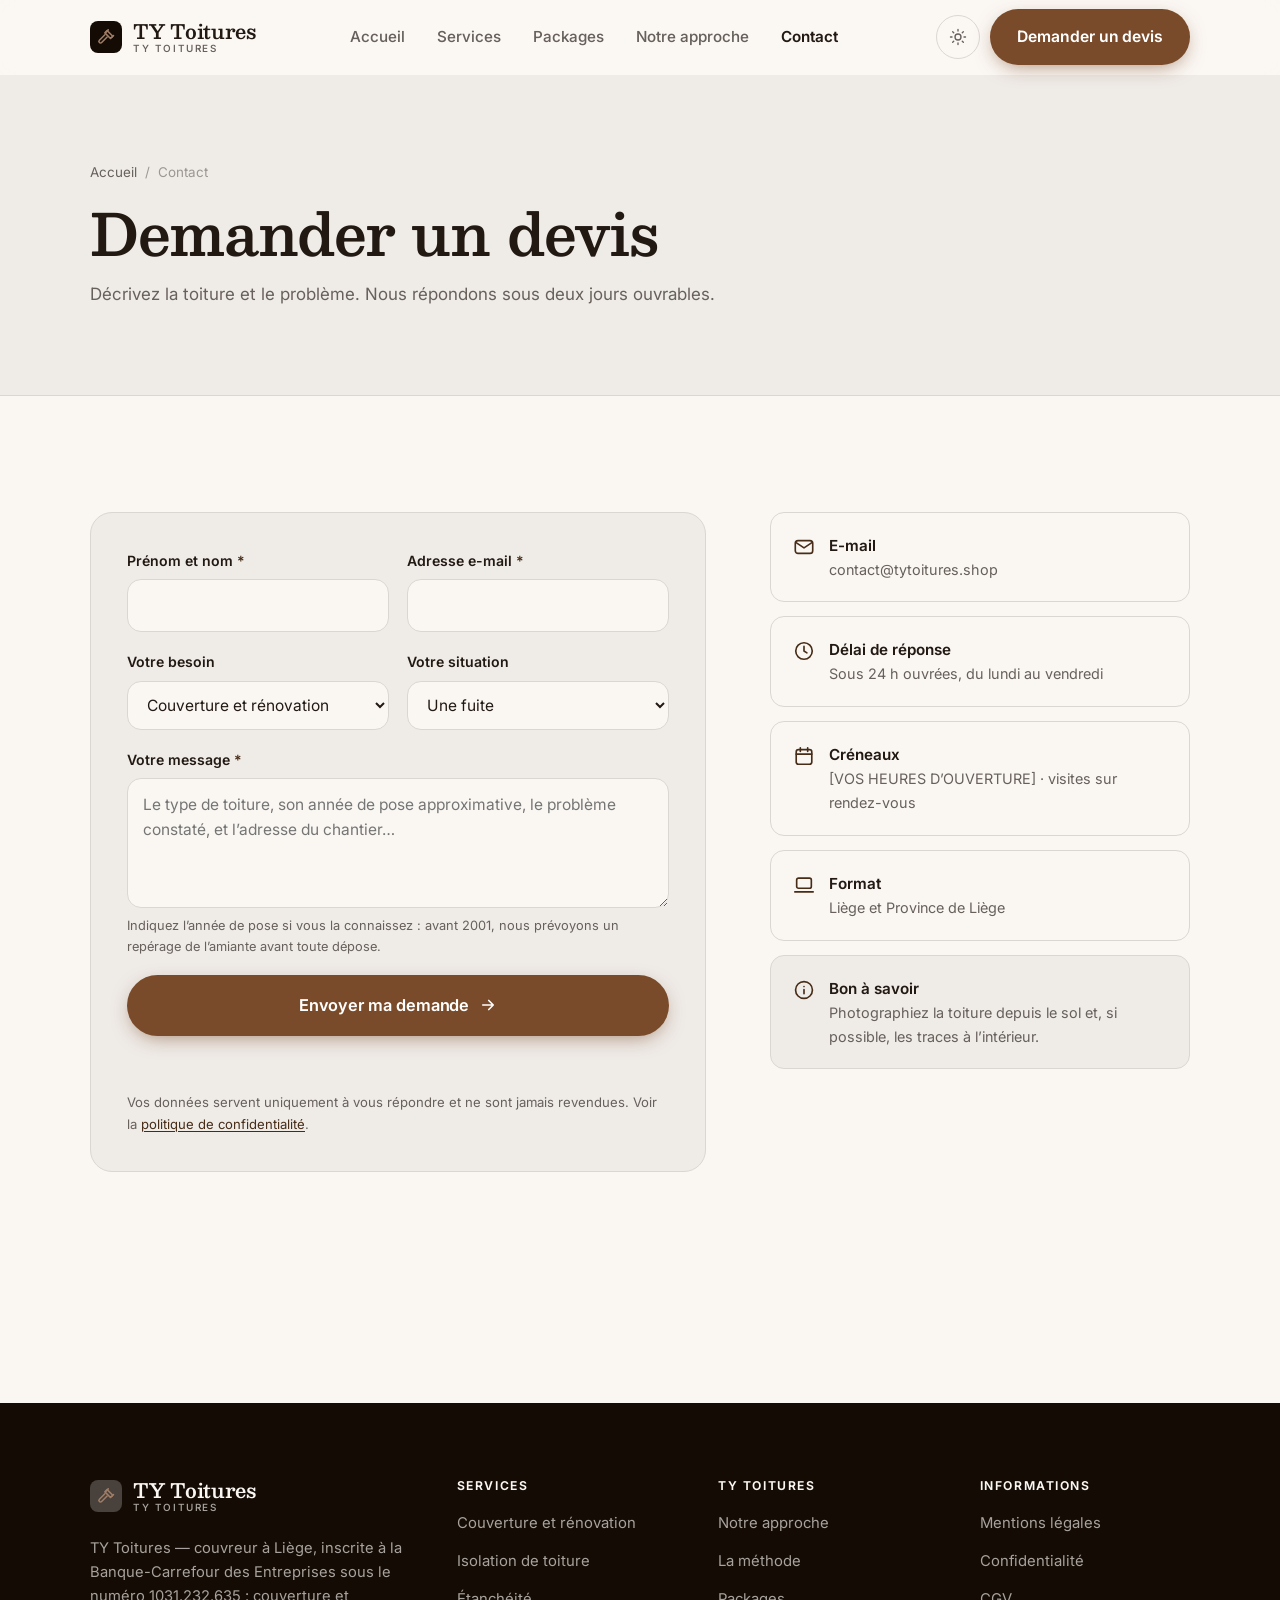
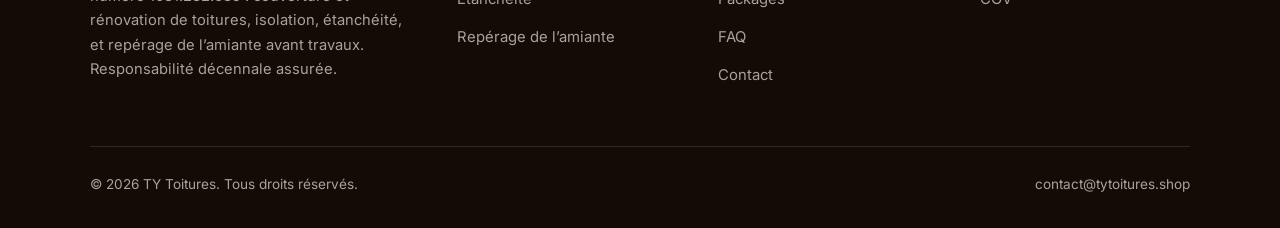
<file: contact.html>
<!DOCTYPE html>
<html lang="fr" class="no-js">
<head>
<meta charset="utf-8">
<meta name="viewport" content="width=device-width, initial-scale=1">
<title>Contact — TY Toitures</title>
<meta name="description" content="Contacter TY Toitures à Liège pour un devis. Réponse sous deux jours ouvrables.">
<link rel="canonical" href="https://tytoitures.shop/contact.html">

<meta property="og:type" content="website">
<meta property="og:url" content="https://tytoitures.shop/contact.html">
<meta property="og:site_name" content="TY Toitures">
<meta property="og:locale" content="fr_FR">
<meta property="og:title" content="Contact — TY Toitures">
<meta property="og:description" content="Contacter TY Toitures à Liège pour un devis. Réponse sous deux jours ouvrables.">
<meta name="theme-color" content="#140b05">

<link rel="icon" href="assets/img/favicon.svg" type="image/svg+xml">
<link rel="preconnect" href="https://fonts.googleapis.com">
<link rel="preconnect" href="https://fonts.gstatic.com" crossorigin>
<link rel="stylesheet" href="https://fonts.googleapis.com/css2?family=Besley:wght@400;600;700&family=Inter:wght@400..700&display=swap">
<link rel="stylesheet" href="assets/css/style.css">

<!-- Thème appliqué avant le premier rendu (évite le flash) -->
<script>
document.documentElement.classList.remove('no-js');
(function(){try{var t=localStorage.getItem('site-theme');if(t){document.documentElement.setAttribute('data-theme',t);}}catch(e){}})();
</script>
</head>

<body>
<a class="skip-link" href="#main">Aller au contenu principal</a>

<header class="site-header">
  <nav class="wrap nav" aria-label="Navigation principale">
    <a class="brand" href="index.html">
      <svg class="brand__mark" viewBox="0 0 64 64" aria-hidden="true">
        <rect class="bm-bg" width="64" height="64" rx="16"/>
        <g class="bm-ic" transform="translate(14 14) scale(1.5)" fill="none" stroke-width="2.1" stroke-linecap="round" stroke-linejoin="round"><path d="M13.5 3.5 21 11l-3 3-7.5-7.5z"/><path d="M10.5 9 3.2 16.3a2.1 2.1 0 0 0 3 3L13.5 12"/><path d="M15 2.5 12 5.5M19.5 12.5 22 10"/></g>
      </svg>
      <span>TY Toitures<span class="brand__sub">TY Toitures</span></span>
    </a>

    <ul class="nav__links" id="nav-links">
      <li><a href="index.html">Accueil</a></li>
      <li><a href="programmes.html">Services</a></li>
      <li><a href="index.html#tarifs">Packages</a></li>
      <li><a href="a-propos.html">Notre approche</a></li>
      <li><a href="contact.html" aria-current="page">Contact</a></li>
      <li><a class="btn btn--primary" href="contact.html">Demander un devis</a></li>
    </ul>

    <div class="nav__cta">
      <button class="theme-toggle" type="button" aria-label="Passer en thème sombre">
        <svg class="icon-sun" viewBox="0 0 24 24" fill="none" stroke="currentColor" stroke-width="1.8" stroke-linecap="round" aria-hidden="true"><circle cx="12" cy="12" r="4"/><path d="M12 2v2m0 16v2M2 12h2m16 0h2M4.9 4.9l1.4 1.4m11.4 11.4 1.4 1.4M19.1 4.9l-1.4 1.4M6.3 17.7l-1.4 1.4"/></svg>
        <svg class="icon-moon" viewBox="0 0 24 24" fill="none" stroke="currentColor" stroke-width="1.8" stroke-linecap="round" stroke-linejoin="round" aria-hidden="true"><path d="M21 12.8A9 9 0 1 1 11.2 3a7 7 0 0 0 9.8 9.8z"/></svg>
      </button>
      <a class="btn btn--primary" href="contact.html">Demander un devis</a>
      <button class="nav__toggle" type="button" aria-expanded="false" aria-controls="nav-links" aria-label="Ouvrir le menu">
        <svg class="icon-open" viewBox="0 0 24 24" fill="none" stroke="currentColor" stroke-width="2" stroke-linecap="round" aria-hidden="true"><path d="M3 6h18M3 12h18M3 18h18"/></svg>
        <svg class="icon-close" viewBox="0 0 24 24" fill="none" stroke="currentColor" stroke-width="2" stroke-linecap="round" aria-hidden="true"><path d="M6 6l12 12M18 6L6 18"/></svg>
      </button>
    </div>
  </nav>
</header>

<main id="main">

<section class="page-head">
  <div class="wrap">
    <nav class="breadcrumb" aria-label="Fil d’Ariane">
      <a href="index.html">Accueil</a><span>/</span><span aria-current="page">Contact</span>
    </nav>
    <h1>Demander un devis</h1>
    <p>Décrivez la toiture et le problème. Nous répondons sous deux jours ouvrables.</p>
  </div>
</section>

<section class="section wrap">
  <div class="form-layout">

    <!--
      FORMULAIRE : l'attribut action contient un identifiant à remplacer.
      Créez un formulaire gratuit sur https://formspree.io puis remplacez
      VOTRE_ID_FORMSPREE. En attendant, le bouton ouvre la messagerie du
      visiteur avec un message pré-rempli vers contact@tytoitures.shop.
    -->
    <form class="form" id="contact-form" action="https://formspree.io/f/VOTRE_ID_FORMSPREE" method="POST"
          data-email="contact@tytoitures.shop" data-subject="Demande de devis toiture"
          data-msg-mail="Votre logiciel de messagerie va s’ouvrir avec le message pré-rempli." data-msg-sending="Envoi en cours…"
          data-msg-ok="Merci ! Votre message est parti. Réponse sous 24 h ouvrées." data-msg-err="L’envoi a échoué. Écrivez-nous directement à">
      <div class="form__row">
        <div class="field">
          <label for="nom">Prénom et nom <span class="req" aria-hidden="true">*</span></label>
          <input type="text" id="nom" name="nom" autocomplete="name" required>
        </div>
        <div class="field">
          <label for="email">Adresse e-mail <span class="req" aria-hidden="true">*</span></label>
          <input type="email" id="email" name="email" autocomplete="email" required>
        </div>
      </div>

      <div class="form__row">
        <div class="field">
          <label for="programme">Votre besoin</label>
          <select id="programme" name="programme">
            <option>Couverture et rénovation</option>
            <option>Isolation de toiture</option>
            <option>Étanchéité</option>
            <option>Repérage de l’amiante</option>
            <option>Je ne sais pas encore</option>
          </select>
        </div>
        <div class="field">
          <label for="niveau">Votre situation</label>
          <select id="niveau" name="niveau">
            <option>Une fuite</option>
            <option>Une toiture à refaire</option>
            <option>Isolation de toiture</option>
            <option>Une toiture plate</option>
          </select>
        </div>
      </div>

      <div class="field">
        <label for="message">Votre message <span class="req" aria-hidden="true">*</span></label>
        <textarea id="message" name="message" required placeholder="Le type de toiture, son année de pose approximative, le problème constaté, et l’adresse du chantier…"></textarea>
        <span class="field__hint">Indiquez l’année de pose si vous la connaissez : avant 2001, nous prévoyons un repérage de l’amiante avant toute dépose.</span>
      </div>

      <!-- Piège à robots : invisible pour les humains -->
      <div class="visually-hidden" aria-hidden="true">
        <label for="site-web">Ne remplissez pas ce champ</label>
        <input type="text" id="site-web" name="_gotcha" tabindex="-1" autocomplete="off">
      </div>

      <button class="btn btn--primary btn--lg" type="submit">Envoyer ma demande <svg viewBox="0 0 24 24" fill="none" stroke="currentColor" stroke-width="2.2" stroke-linecap="round" stroke-linejoin="round" aria-hidden="true"><path d="M5 12h14M13 6l6 6-6 6"/></svg></button>

      <p id="form-status" class="form__status" role="status" aria-live="polite"></p>

      <p class="form__note">
        Vos données servent uniquement à vous répondre et ne sont jamais revendues. Voir la <a href="mentions-legales.html#confidentialite">politique de confidentialité</a>.
      </p>
    </form>

    <aside class="contact-aside">
      <div class="contact-card">
        <svg viewBox="0 0 24 24" fill="none" stroke="currentColor" stroke-width="1.8" stroke-linecap="round" stroke-linejoin="round" aria-hidden="true"><rect x="2.5" y="5" width="19" height="14" rx="3"/><path d="M3 7l9 6 9-6"/></svg>
        <div><b>E-mail</b><a href="mailto:contact@tytoitures.shop">contact@tytoitures.shop</a></div>
      </div>
      <div class="contact-card">
        <svg viewBox="0 0 24 24" fill="none" stroke="currentColor" stroke-width="1.8" stroke-linecap="round" stroke-linejoin="round" aria-hidden="true"><circle cx="12" cy="12" r="9"/><path d="M12 7v5l3.2 2"/></svg>
        <div><b>Délai de réponse</b><span>Sous 24 h ouvrées, du lundi au vendredi</span></div>
      </div>
      <div class="contact-card">
        <svg viewBox="0 0 24 24" fill="none" stroke="currentColor" stroke-width="1.8" stroke-linecap="round" stroke-linejoin="round" aria-hidden="true"><rect x="3.5" y="5" width="17" height="16" rx="2.5"/><path d="M8 3v4M16 3v4M3.5 10h17"/></svg>
        <div><b>Créneaux</b><span>[VOS HEURES D’OUVERTURE] · visites sur rendez-vous</span></div>
      </div>
      <div class="contact-card">
        <svg viewBox="0 0 24 24" fill="none" stroke="currentColor" stroke-width="1.8" stroke-linecap="round" stroke-linejoin="round" aria-hidden="true"><rect x="4" y="4.5" width="16" height="11" rx="2"/><path d="M2 19.5h20"/></svg>
        <div><b>Format</b><span>Liège et Province de Liège</span></div>
      </div>
      <div class="contact-card contact-card--soft">
        <svg viewBox="0 0 24 24" fill="none" stroke="currentColor" stroke-width="1.8" stroke-linecap="round" stroke-linejoin="round" aria-hidden="true"><circle cx="12" cy="12" r="9.2"/><path d="M12 16v-4.5M12 8.2v.1"/></svg>
        <div><b>Bon à savoir</b><span>Photographiez la toiture depuis le sol et, si possible, les traces à l’intérieur.</span></div>
      </div>
    </aside>

  </div>
</section>

</main>

<footer class="site-footer">
  <div class="wrap">
    <div class="footer__grid">
      <div class="footer__brand">
        <a class="brand" href="index.html">
          <svg class="brand__mark" viewBox="0 0 64 64" aria-hidden="true">
        <rect class="bm-bg" width="64" height="64" rx="16"/>
        <g class="bm-ic" transform="translate(14 14) scale(1.5)" fill="none" stroke-width="2.1" stroke-linecap="round" stroke-linejoin="round"><path d="M13.5 3.5 21 11l-3 3-7.5-7.5z"/><path d="M10.5 9 3.2 16.3a2.1 2.1 0 0 0 3 3L13.5 12"/><path d="M15 2.5 12 5.5M19.5 12.5 22 10"/></g>
      </svg>
          <span>TY Toitures<span class="brand__sub">TY Toitures</span></span>
        </a>
        <p>TY Toitures — couvreur à Liège, inscrite à la Banque-Carrefour des Entreprises sous le numéro 1031.232.635 : couverture et rénovation de toitures, isolation, étanchéité, et repérage de l’amiante avant travaux. Responsabilité décennale assurée.</p>
      </div>

      <div class="footer__col">
        <h4>Services</h4>
        <ul>
          <li><a href="programmes.html#couverture">Couverture et rénovation</a></li>
          <li><a href="programmes.html#isolation">Isolation de toiture</a></li>
          <li><a href="programmes.html#etancheite">Étanchéité</a></li>
          <li><a href="programmes.html#amiante">Repérage de l’amiante</a></li>
        </ul>
      </div>

      <div class="footer__col">
        <h4>TY Toitures</h4>
        <ul>
          <li><a href="a-propos.html">Notre approche</a></li>
          <li><a href="index.html#methode">La méthode</a></li>
          <li><a href="index.html#tarifs">Packages</a></li>
          <li><a href="index.html#faq">FAQ</a></li>
          <li><a href="contact.html">Contact</a></li>
        </ul>
      </div>

      <div class="footer__col">
        <h4>Informations</h4>
        <ul>
          <li><a href="mentions-legales.html">Mentions légales</a></li>
          <li><a href="mentions-legales.html#confidentialite">Confidentialité</a></li>
          <li><a href="mentions-legales.html#cgv">CGV</a></li>
        </ul>
      </div>
    </div>

    <div class="footer__bottom">
      <p>© <span data-year>2026</span> TY Toitures. Tous droits réservés.</p>
      <p><a href="mailto:contact@tytoitures.shop">contact@tytoitures.shop</a></p>
    </div>
  </div>
</footer>

<script src="assets/js/main.js" defer></script>
</body>
</html>
</file>
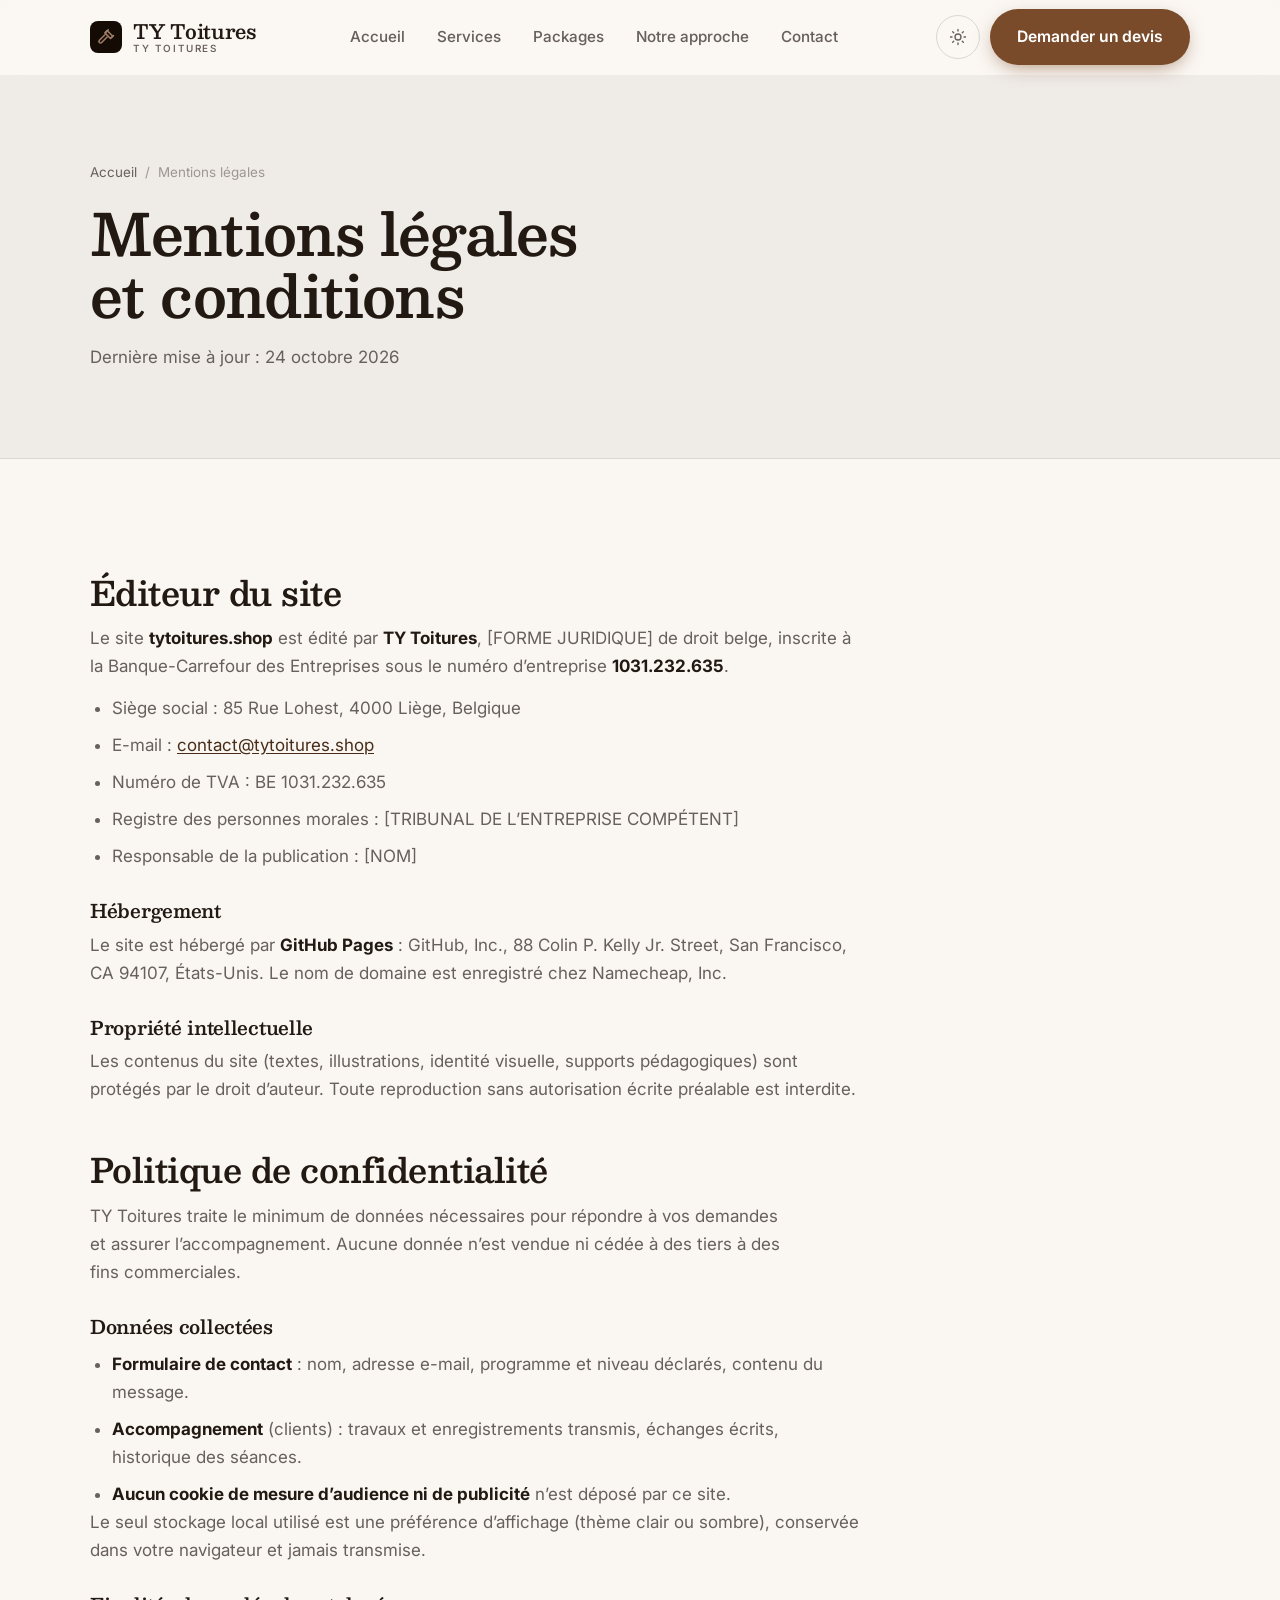
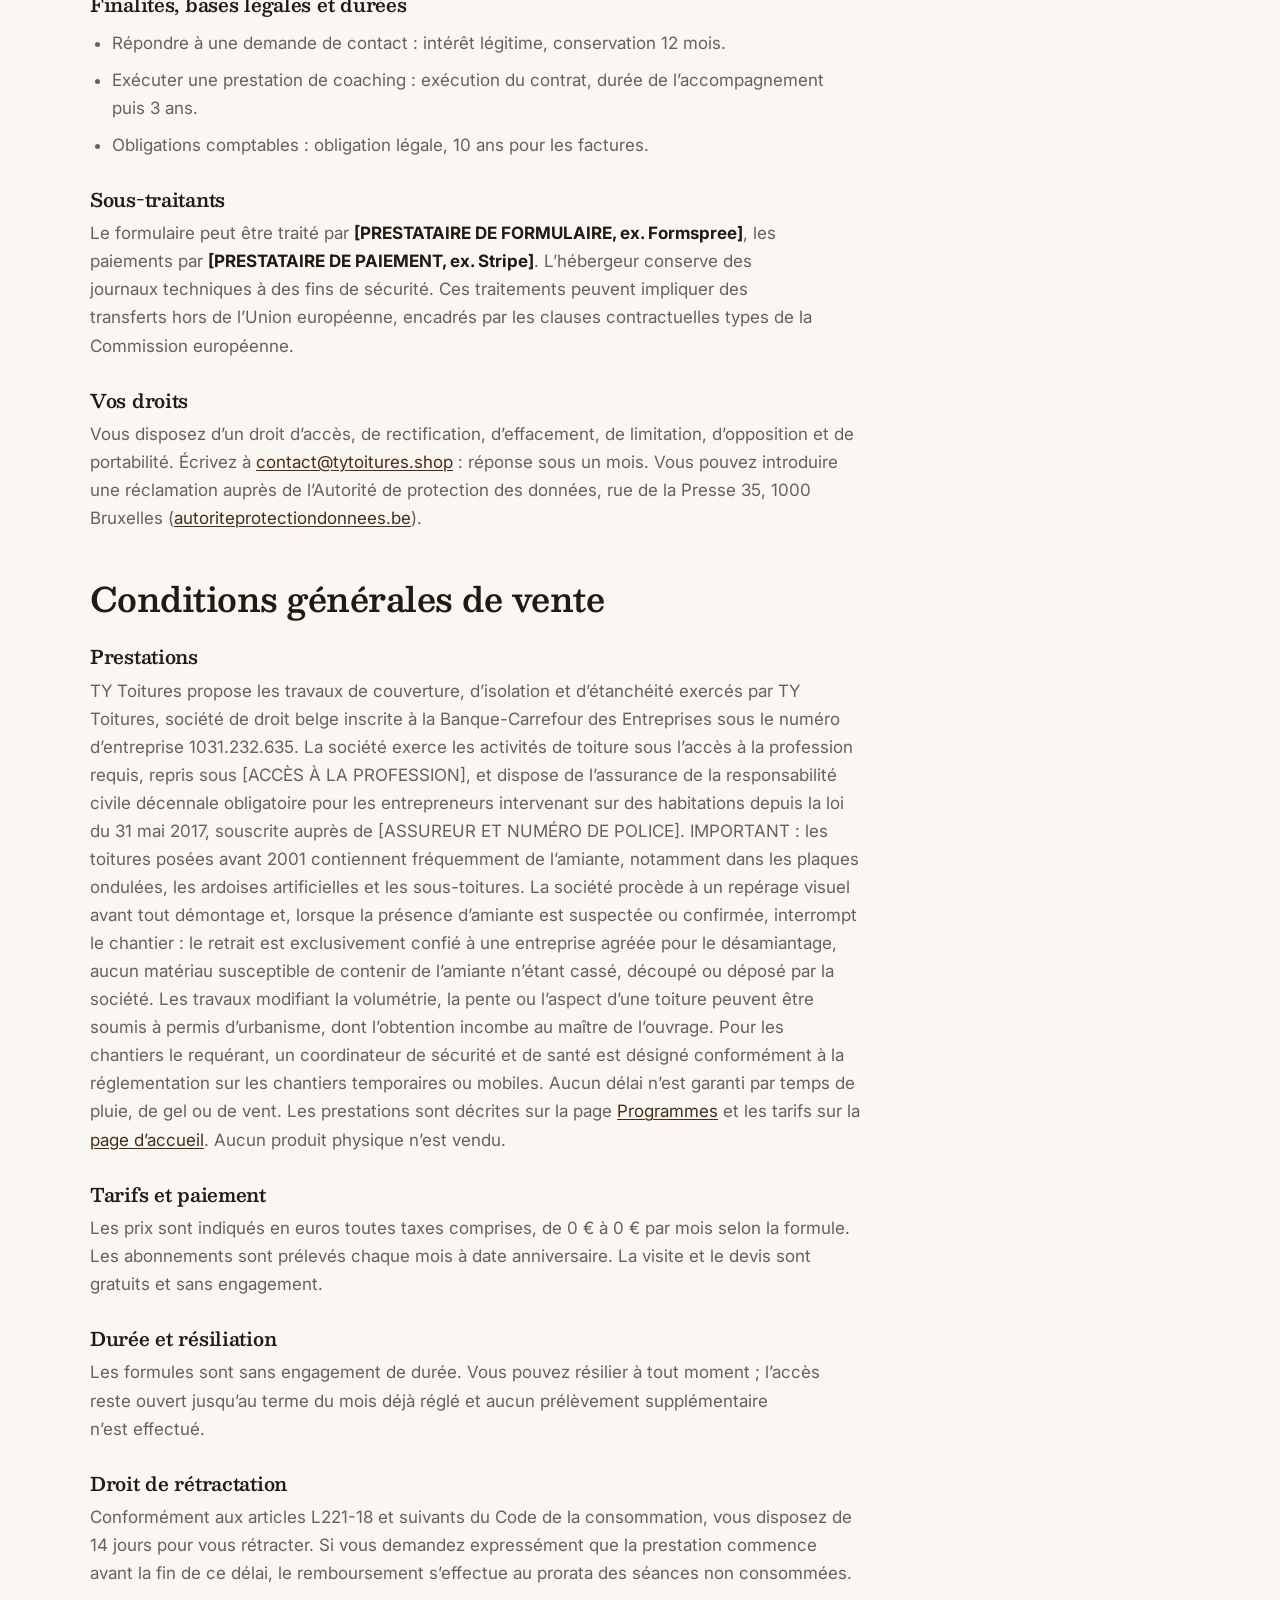
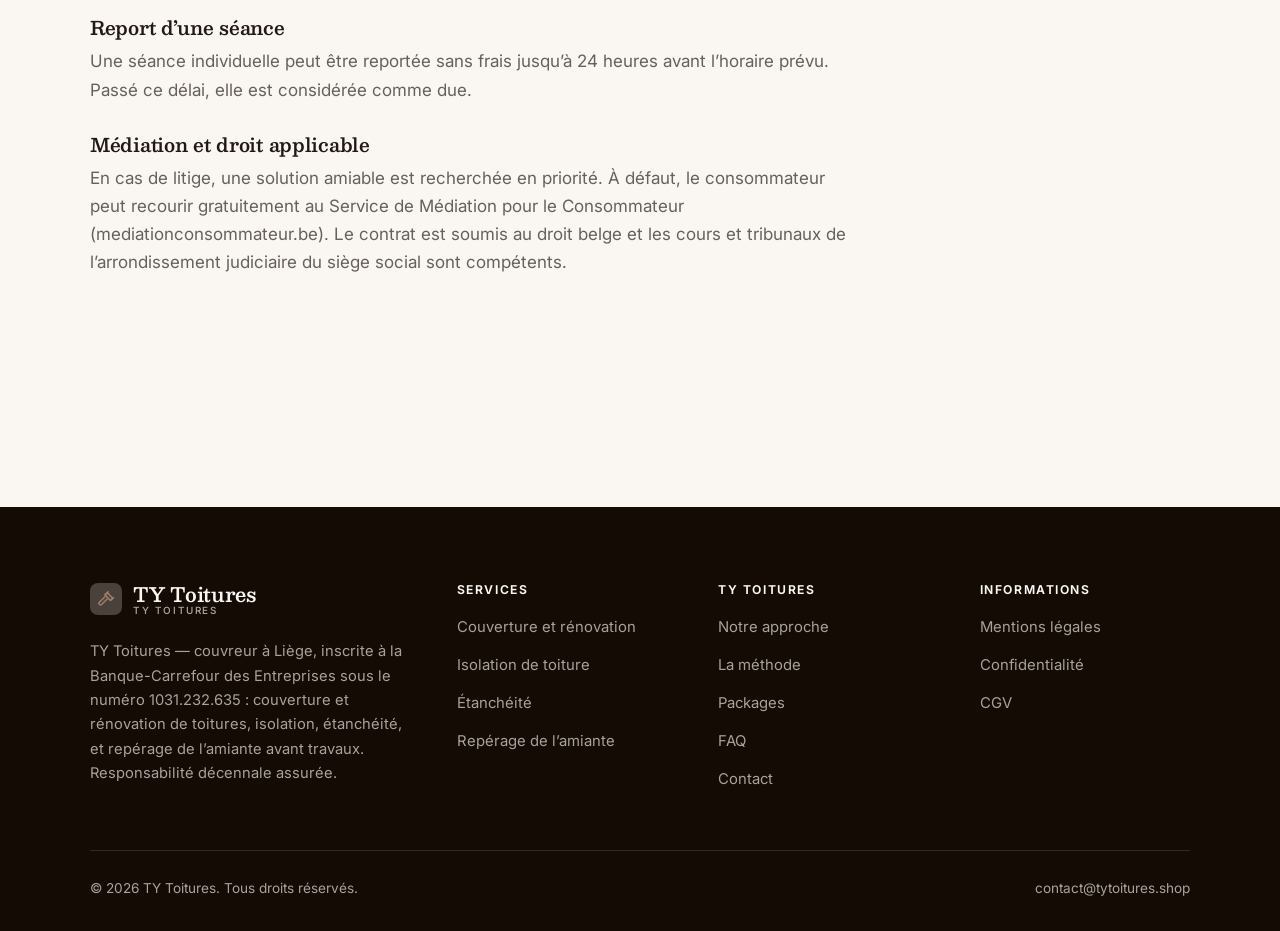
<file: mentions-legales.html>
<!DOCTYPE html>
<html lang="fr" class="no-js">
<head>
<meta charset="utf-8">
<meta name="viewport" content="width=device-width, initial-scale=1">
<title>Mentions légales, confidentialité et CGV — TY Toitures</title>
<meta name="description" content="Mentions légales, politique de confidentialité et conditions générales de vente de TY Toitures.">
<meta name="robots" content="noindex">

<meta property="og:type" content="website">
<meta property="og:url" content="https://tytoitures.shop/mentions-legales.html">
<meta property="og:site_name" content="TY Toitures">
<meta property="og:locale" content="fr_FR">
<meta property="og:title" content="Mentions légales, confidentialité et CGV — TY Toitures">
<meta property="og:description" content="Mentions légales, politique de confidentialité et conditions générales de vente de TY Toitures.">
<meta name="theme-color" content="#140b05">

<link rel="icon" href="assets/img/favicon.svg" type="image/svg+xml">
<link rel="preconnect" href="https://fonts.googleapis.com">
<link rel="preconnect" href="https://fonts.gstatic.com" crossorigin>
<link rel="stylesheet" href="https://fonts.googleapis.com/css2?family=Besley:wght@400;600;700&family=Inter:wght@400..700&display=swap">
<link rel="stylesheet" href="assets/css/style.css">

<!-- Thème appliqué avant le premier rendu (évite le flash) -->
<script>
document.documentElement.classList.remove('no-js');
(function(){try{var t=localStorage.getItem('site-theme');if(t){document.documentElement.setAttribute('data-theme',t);}}catch(e){}})();
</script>
</head>

<body>
<a class="skip-link" href="#main">Aller au contenu principal</a>

<header class="site-header">
  <nav class="wrap nav" aria-label="Navigation principale">
    <a class="brand" href="index.html">
      <svg class="brand__mark" viewBox="0 0 64 64" aria-hidden="true">
        <rect class="bm-bg" width="64" height="64" rx="16"/>
        <g class="bm-ic" transform="translate(14 14) scale(1.5)" fill="none" stroke-width="2.1" stroke-linecap="round" stroke-linejoin="round"><path d="M13.5 3.5 21 11l-3 3-7.5-7.5z"/><path d="M10.5 9 3.2 16.3a2.1 2.1 0 0 0 3 3L13.5 12"/><path d="M15 2.5 12 5.5M19.5 12.5 22 10"/></g>
      </svg>
      <span>TY Toitures<span class="brand__sub">TY Toitures</span></span>
    </a>

    <ul class="nav__links" id="nav-links">
      <li><a href="index.html">Accueil</a></li>
      <li><a href="programmes.html">Services</a></li>
      <li><a href="index.html#tarifs">Packages</a></li>
      <li><a href="a-propos.html">Notre approche</a></li>
      <li><a href="contact.html">Contact</a></li>
      <li><a class="btn btn--primary" href="contact.html">Demander un devis</a></li>
    </ul>

    <div class="nav__cta">
      <button class="theme-toggle" type="button" aria-label="Passer en thème sombre">
        <svg class="icon-sun" viewBox="0 0 24 24" fill="none" stroke="currentColor" stroke-width="1.8" stroke-linecap="round" aria-hidden="true"><circle cx="12" cy="12" r="4"/><path d="M12 2v2m0 16v2M2 12h2m16 0h2M4.9 4.9l1.4 1.4m11.4 11.4 1.4 1.4M19.1 4.9l-1.4 1.4M6.3 17.7l-1.4 1.4"/></svg>
        <svg class="icon-moon" viewBox="0 0 24 24" fill="none" stroke="currentColor" stroke-width="1.8" stroke-linecap="round" stroke-linejoin="round" aria-hidden="true"><path d="M21 12.8A9 9 0 1 1 11.2 3a7 7 0 0 0 9.8 9.8z"/></svg>
      </button>
      <a class="btn btn--primary" href="contact.html">Demander un devis</a>
      <button class="nav__toggle" type="button" aria-expanded="false" aria-controls="nav-links" aria-label="Ouvrir le menu">
        <svg class="icon-open" viewBox="0 0 24 24" fill="none" stroke="currentColor" stroke-width="2" stroke-linecap="round" aria-hidden="true"><path d="M3 6h18M3 12h18M3 18h18"/></svg>
        <svg class="icon-close" viewBox="0 0 24 24" fill="none" stroke="currentColor" stroke-width="2" stroke-linecap="round" aria-hidden="true"><path d="M6 6l12 12M18 6L6 18"/></svg>
      </button>
    </div>
  </nav>
</header>

<main id="main">

<section class="page-head">
  <div class="wrap">
    <nav class="breadcrumb" aria-label="Fil d'Ariane">
      <a href="index.html">Accueil</a><span>/</span><span aria-current="page">Mentions légales</span>
    </nav>
    <h1>Mentions légales et conditions</h1>
    <p>Dernière mise à jour : <time datetime="2026-10-24">24 octobre 2026</time></p>
  </div>
</section>

<section class="section wrap">
  <div class="prose">

    <!--
      À COMPLÉTER : ce document est un squelette, pas un conseil juridique.
      Remplacez chaque [CROCHET] par vos informations réelles. En France,
      l'identité de l'éditeur est obligatoire (art. 6-III LCEN).
    -->

    <h2 id="editeur">Éditeur du site</h2>
    <p>
      Le site <strong>tytoitures.shop</strong> est édité par <strong>TY Toitures</strong>,
      [FORME JURIDIQUE] de droit belge, inscrite à la Banque-Carrefour des
      Entreprises sous le numéro d’entreprise <strong>1031.232.635</strong>.
    </p>
    <ul>
      <li>Siège social : 85 Rue Lohest, 4000 Liège, Belgique</li>
      <li>E-mail : <a href="mailto:contact@tytoitures.shop">contact@tytoitures.shop</a></li>
      <li>Numéro de TVA : BE 1031.232.635</li>
      <li>Registre des personnes morales : [TRIBUNAL DE L’ENTREPRISE COMPÉTENT]</li>
      <li>Responsable de la publication : [NOM]</li>
    </ul>

    <h3>Hébergement</h3>
    <p>
      Le site est hébergé par <strong>GitHub Pages</strong> : GitHub, Inc., 88 Colin P. Kelly Jr. Street,
      San Francisco, CA 94107, États-Unis. Le nom de domaine est enregistré chez Namecheap, Inc.
    </p>

    <h3>Propriété intellectuelle</h3>
    <p>
      Les contenus du site (textes, illustrations, identité visuelle, supports pédagogiques) sont
      protégés par le droit d’auteur. Toute reproduction sans autorisation écrite préalable est interdite.
    </p>

    <h2 id="confidentialite">Politique de confidentialité</h2>
    <p>
      TY Toitures traite le minimum de données nécessaires pour répondre à vos demandes et assurer
      l’accompagnement. Aucune donnée n’est vendue ni cédée à des tiers à des fins commerciales.
    </p>
    <h3>Données collectées</h3>
    <ul>
      <li><strong>Formulaire de contact</strong> : nom, adresse e-mail, programme et niveau déclarés, contenu du message.</li>
      <li><strong>Accompagnement</strong> (clients) : travaux et enregistrements transmis, échanges écrits, historique des séances.</li>
      <li><strong>Aucun cookie de mesure d’audience ni de publicité</strong> n’est déposé par ce site.</li>
    </ul>
    <p>
      Le seul stockage local utilisé est une préférence d’affichage (thème clair ou sombre), conservée
      dans votre navigateur et jamais transmise.
    </p>
    <h3>Finalités, bases légales et durées</h3>
    <ul>
      <li>Répondre à une demande de contact : intérêt légitime, conservation 12 mois.</li>
      <li>Exécuter une prestation de coaching : exécution du contrat, durée de l’accompagnement puis 3 ans.</li>
      <li>Obligations comptables : obligation légale, 10 ans pour les factures.</li>
    </ul>
    <h3>Sous-traitants</h3>
    <p>
      Le formulaire peut être traité par <strong>[PRESTATAIRE DE FORMULAIRE, ex. Formspree]</strong>, les paiements
      par <strong>[PRESTATAIRE DE PAIEMENT, ex. Stripe]</strong>. L’hébergeur conserve des journaux techniques à des
      fins de sécurité. Ces traitements peuvent impliquer des transferts hors de l’Union européenne, encadrés par
      les clauses contractuelles types de la Commission européenne.
    </p>
    <h3>Vos droits</h3>
    <p>
      Vous disposez d’un droit d’accès, de rectification, d’effacement, de limitation, d’opposition et de
      portabilité. Écrivez à <a href="mailto:contact@tytoitures.shop">contact@tytoitures.shop</a> : réponse sous un mois. Vous pouvez
      introduire une réclamation auprès de l’Autorité de protection des données, rue de la Presse 35, 1000 Bruxelles (<a href="https://www.autoriteprotectiondonnees.be" rel="noopener" target="_blank">autoriteprotectiondonnees.be</a>).
    </p>

    <h2 id="cgv">Conditions générales de vente</h2>
    <h3>Prestations</h3>
    <p>
      TY Toitures propose les travaux de couverture, d’isolation et d’étanchéité exercés par TY Toitures, société de droit belge inscrite à la Banque-Carrefour des Entreprises sous le numéro d’entreprise 1031.232.635. La société exerce les activités de toiture sous l’accès à la profession requis, repris sous [ACCÈS À LA PROFESSION], et dispose de l’assurance de la responsabilité civile décennale obligatoire pour les entrepreneurs intervenant sur des habitations depuis la loi du 31 mai 2017, souscrite auprès de [ASSUREUR ET NUMÉRO DE POLICE]. IMPORTANT : les toitures posées avant 2001 contiennent fréquemment de l’amiante, notamment dans les plaques ondulées, les ardoises artificielles et les sous-toitures. La société procède à un repérage visuel avant tout démontage et, lorsque la présence d’amiante est suspectée ou confirmée, interrompt le chantier : le retrait est exclusivement confié à une entreprise agréée pour le désamiantage, aucun matériau susceptible de contenir de l’amiante n’étant cassé, découpé ou déposé par la société. Les travaux modifiant la volumétrie, la pente ou l’aspect d’une toiture peuvent être soumis à permis d’urbanisme, dont l’obtention incombe au maître de l’ouvrage. Pour les chantiers le requérant, un coordinateur de sécurité et de santé est désigné conformément à la réglementation sur les chantiers temporaires ou mobiles. Aucun délai n’est garanti par temps de pluie, de gel ou de vent. Les prestations sont décrites sur la page
      <a href="programmes.html">Programmes</a> et les tarifs sur la <a href="index.html#tarifs">page d’accueil</a>.
      Aucun produit physique n’est vendu.
    </p>
    <h3>Tarifs et paiement</h3>
    <p>
      Les prix sont indiqués en euros toutes taxes comprises, de 0 € à 0 € par mois
      selon la formule. Les abonnements sont prélevés chaque mois à date anniversaire. La visite et le devis sont gratuits et sans engagement.
    </p>
    <h3>Durée et résiliation</h3>
    <p>
      Les formules sont sans engagement de durée. Vous pouvez résilier à tout moment ; l’accès reste ouvert
      jusqu’au terme du mois déjà réglé et aucun prélèvement supplémentaire n’est effectué.
    </p>
    <h3>Droit de rétractation</h3>
    <p>
      Conformément aux articles L221-18 et suivants du Code de la consommation, vous disposez de 14 jours pour
      vous rétracter. Si vous demandez expressément que la prestation commence avant la fin de ce délai, le
      remboursement s’effectue au prorata des séances non consommées.
    </p>
    <h3>Report d’une séance</h3>
    <p>
      Une séance individuelle peut être reportée sans frais jusqu’à 24 heures avant l’horaire prévu. Passé ce
      délai, elle est considérée comme due.
    </p>
    <h3>Médiation et droit applicable</h3>
    <p>
      En cas de litige, une solution amiable est recherchée en priorité. À défaut, le consommateur peut recourir
      gratuitement au Service de Médiation pour le Consommateur (mediationconsommateur.be). Le contrat est soumis au droit belge et les cours et tribunaux de l’arrondissement judiciaire du siège social sont compétents.
    </p>

  </div>
</section>

</main>

<footer class="site-footer">
  <div class="wrap">
    <div class="footer__grid">
      <div class="footer__brand">
        <a class="brand" href="index.html">
          <svg class="brand__mark" viewBox="0 0 64 64" aria-hidden="true">
        <rect class="bm-bg" width="64" height="64" rx="16"/>
        <g class="bm-ic" transform="translate(14 14) scale(1.5)" fill="none" stroke-width="2.1" stroke-linecap="round" stroke-linejoin="round"><path d="M13.5 3.5 21 11l-3 3-7.5-7.5z"/><path d="M10.5 9 3.2 16.3a2.1 2.1 0 0 0 3 3L13.5 12"/><path d="M15 2.5 12 5.5M19.5 12.5 22 10"/></g>
      </svg>
          <span>TY Toitures<span class="brand__sub">TY Toitures</span></span>
        </a>
        <p>TY Toitures — couvreur à Liège, inscrite à la Banque-Carrefour des Entreprises sous le numéro 1031.232.635 : couverture et rénovation de toitures, isolation, étanchéité, et repérage de l’amiante avant travaux. Responsabilité décennale assurée.</p>
      </div>

      <div class="footer__col">
        <h4>Services</h4>
        <ul>
          <li><a href="programmes.html#couverture">Couverture et rénovation</a></li>
          <li><a href="programmes.html#isolation">Isolation de toiture</a></li>
          <li><a href="programmes.html#etancheite">Étanchéité</a></li>
          <li><a href="programmes.html#amiante">Repérage de l’amiante</a></li>
        </ul>
      </div>

      <div class="footer__col">
        <h4>TY Toitures</h4>
        <ul>
          <li><a href="a-propos.html">Notre approche</a></li>
          <li><a href="index.html#methode">La méthode</a></li>
          <li><a href="index.html#tarifs">Packages</a></li>
          <li><a href="index.html#faq">FAQ</a></li>
          <li><a href="contact.html">Contact</a></li>
        </ul>
      </div>

      <div class="footer__col">
        <h4>Informations</h4>
        <ul>
          <li><a href="mentions-legales.html">Mentions légales</a></li>
          <li><a href="mentions-legales.html#confidentialite">Confidentialité</a></li>
          <li><a href="mentions-legales.html#cgv">CGV</a></li>
        </ul>
      </div>
    </div>

    <div class="footer__bottom">
      <p>© <span data-year>2026</span> TY Toitures. Tous droits réservés.</p>
      <p><a href="mailto:contact@tytoitures.shop">contact@tytoitures.shop</a></p>
    </div>
  </div>
</footer>

<script src="assets/js/main.js" defer></script>
</body>
</html>
</file>
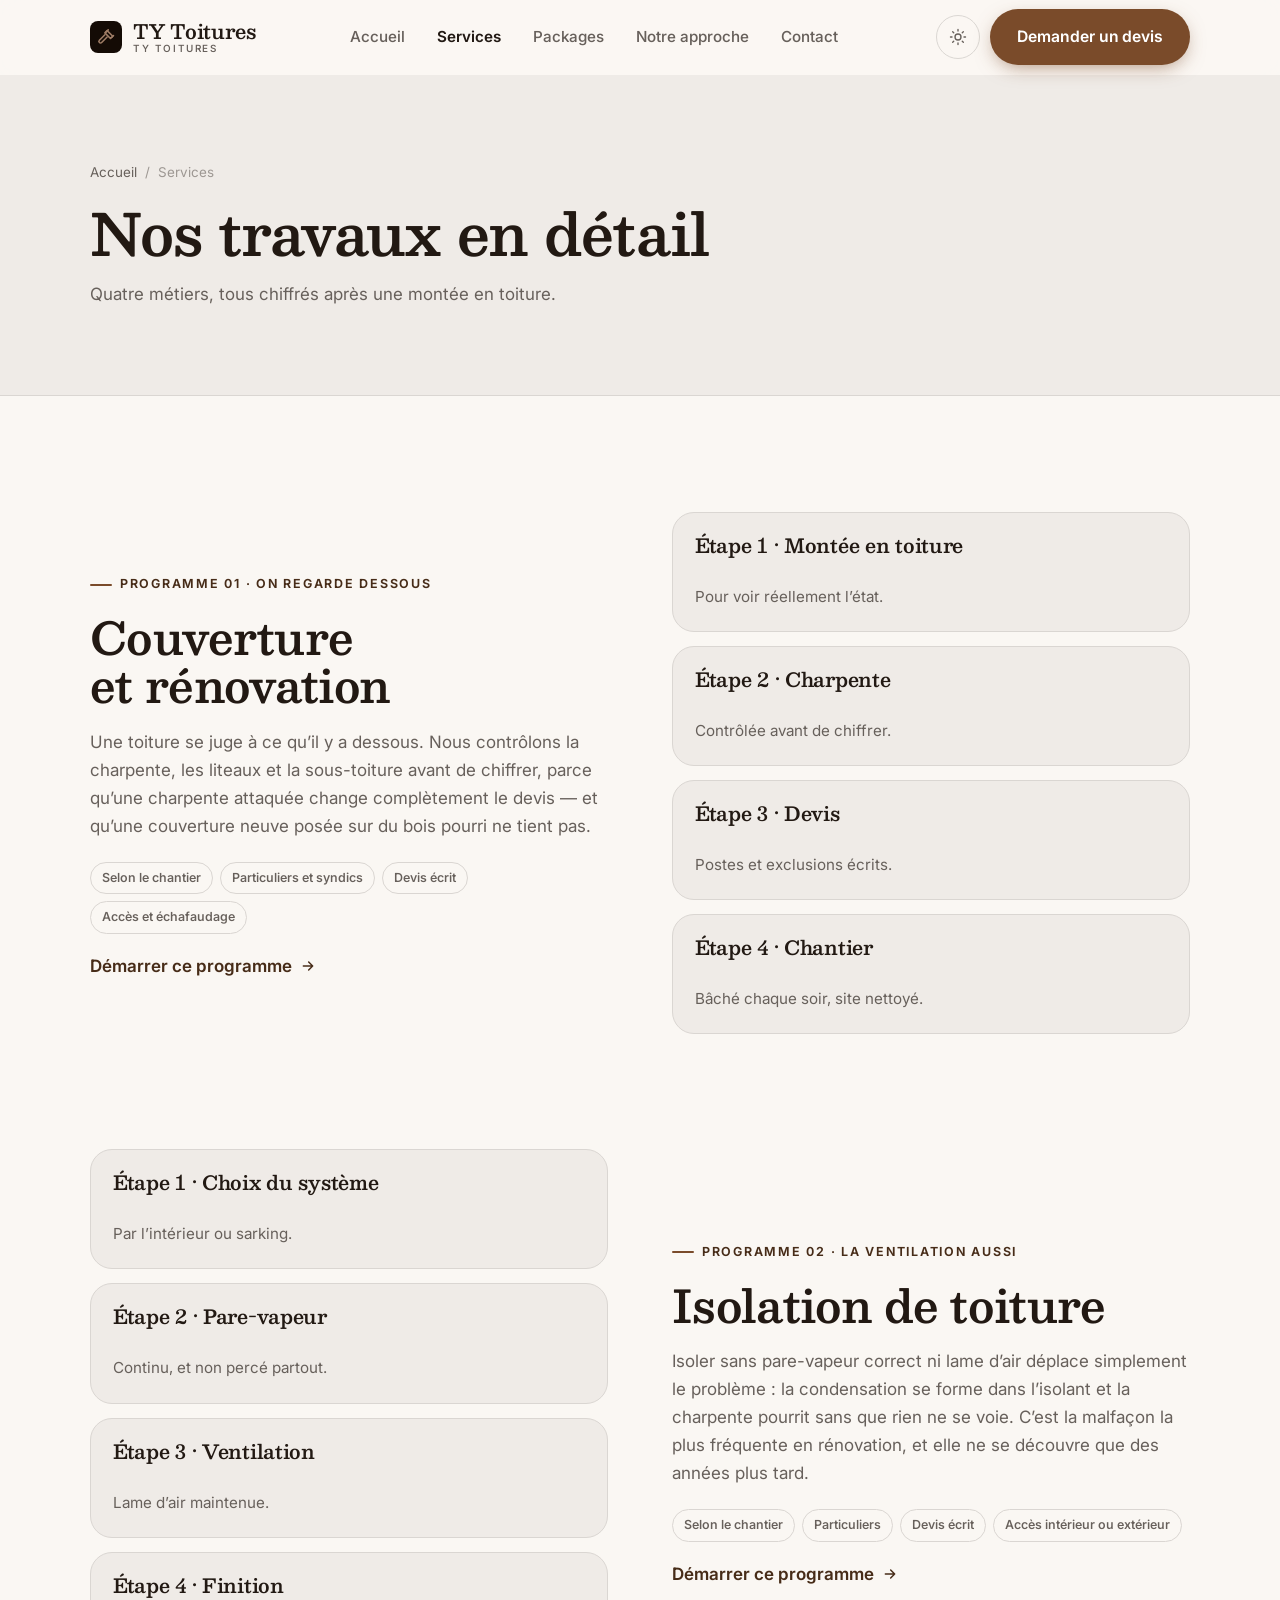
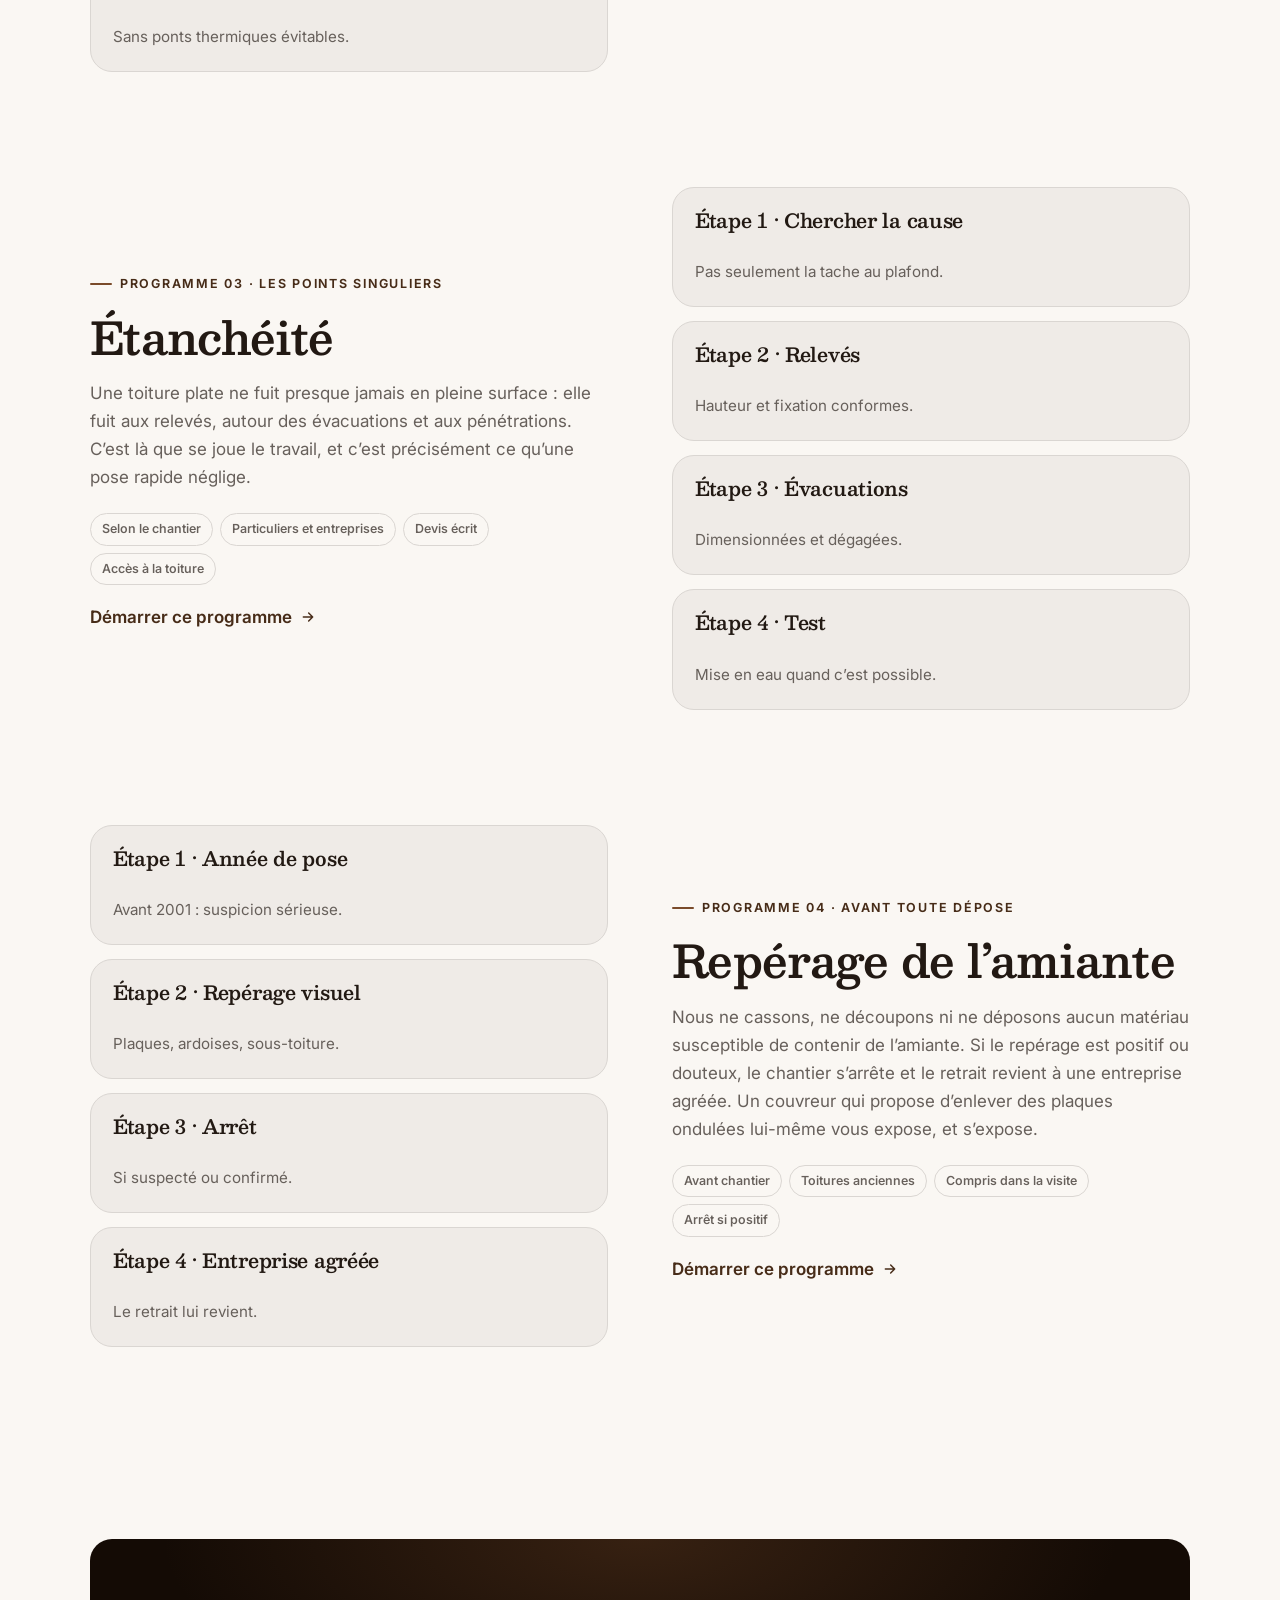
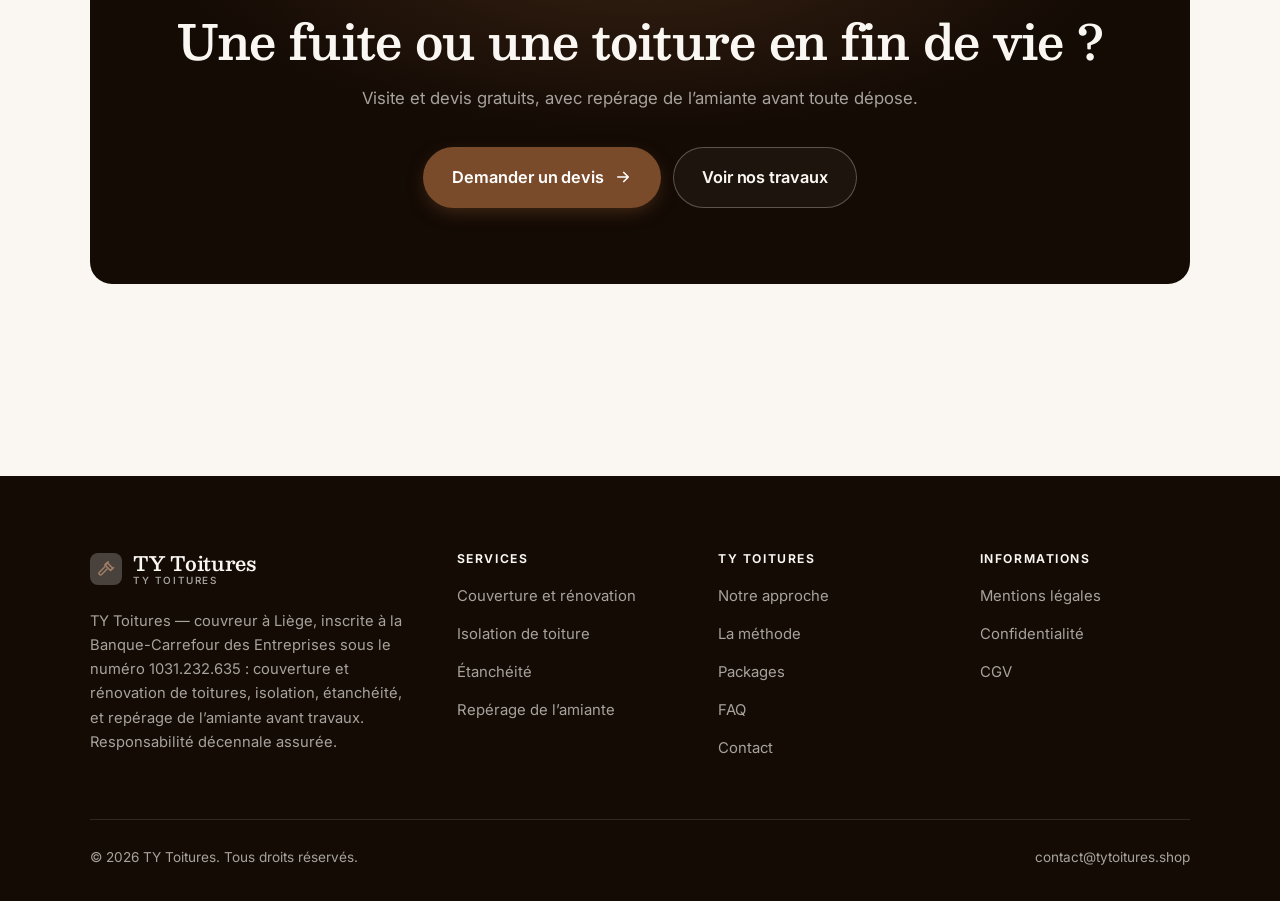
<file: programmes.html>
<!DOCTYPE html>
<html lang="fr" class="no-js">
<head>
<meta charset="utf-8">
<meta name="viewport" content="width=device-width, initial-scale=1">
<title>Services — TY Toitures</title>
<meta name="description" content="Les travaux de TY Toitures : couverture et rénovation, isolation de toiture, étanchéité, et repérage de l’amiante.">
<link rel="canonical" href="https://tytoitures.shop/programmes.html">

<meta property="og:type" content="website">
<meta property="og:url" content="https://tytoitures.shop/programmes.html">
<meta property="og:site_name" content="TY Toitures">
<meta property="og:locale" content="fr_FR">
<meta property="og:title" content="Services — TY Toitures">
<meta property="og:description" content="Les travaux de TY Toitures : couverture et rénovation, isolation de toiture, étanchéité, et repérage de l’amiante.">
<meta name="theme-color" content="#140b05">

<link rel="icon" href="assets/img/favicon.svg" type="image/svg+xml">
<link rel="preconnect" href="https://fonts.googleapis.com">
<link rel="preconnect" href="https://fonts.gstatic.com" crossorigin>
<link rel="stylesheet" href="https://fonts.googleapis.com/css2?family=Besley:wght@400;600;700&family=Inter:wght@400..700&display=swap">
<link rel="stylesheet" href="assets/css/style.css">

<!-- Thème appliqué avant le premier rendu (évite le flash) -->
<script>
document.documentElement.classList.remove('no-js');
(function(){try{var t=localStorage.getItem('site-theme');if(t){document.documentElement.setAttribute('data-theme',t);}}catch(e){}})();
</script>
</head>

<body>
<a class="skip-link" href="#main">Aller au contenu principal</a>

<header class="site-header">
  <nav class="wrap nav" aria-label="Navigation principale">
    <a class="brand" href="index.html">
      <svg class="brand__mark" viewBox="0 0 64 64" aria-hidden="true">
        <rect class="bm-bg" width="64" height="64" rx="16"/>
        <g class="bm-ic" transform="translate(14 14) scale(1.5)" fill="none" stroke-width="2.1" stroke-linecap="round" stroke-linejoin="round"><path d="M13.5 3.5 21 11l-3 3-7.5-7.5z"/><path d="M10.5 9 3.2 16.3a2.1 2.1 0 0 0 3 3L13.5 12"/><path d="M15 2.5 12 5.5M19.5 12.5 22 10"/></g>
      </svg>
      <span>TY Toitures<span class="brand__sub">TY Toitures</span></span>
    </a>

    <ul class="nav__links" id="nav-links">
      <li><a href="index.html">Accueil</a></li>
      <li><a href="programmes.html" aria-current="page">Services</a></li>
      <li><a href="index.html#tarifs">Packages</a></li>
      <li><a href="a-propos.html">Notre approche</a></li>
      <li><a href="contact.html">Contact</a></li>
      <li><a class="btn btn--primary" href="contact.html">Demander un devis</a></li>
    </ul>

    <div class="nav__cta">
      <button class="theme-toggle" type="button" aria-label="Passer en thème sombre">
        <svg class="icon-sun" viewBox="0 0 24 24" fill="none" stroke="currentColor" stroke-width="1.8" stroke-linecap="round" aria-hidden="true"><circle cx="12" cy="12" r="4"/><path d="M12 2v2m0 16v2M2 12h2m16 0h2M4.9 4.9l1.4 1.4m11.4 11.4 1.4 1.4M19.1 4.9l-1.4 1.4M6.3 17.7l-1.4 1.4"/></svg>
        <svg class="icon-moon" viewBox="0 0 24 24" fill="none" stroke="currentColor" stroke-width="1.8" stroke-linecap="round" stroke-linejoin="round" aria-hidden="true"><path d="M21 12.8A9 9 0 1 1 11.2 3a7 7 0 0 0 9.8 9.8z"/></svg>
      </button>
      <a class="btn btn--primary" href="contact.html">Demander un devis</a>
      <button class="nav__toggle" type="button" aria-expanded="false" aria-controls="nav-links" aria-label="Ouvrir le menu">
        <svg class="icon-open" viewBox="0 0 24 24" fill="none" stroke="currentColor" stroke-width="2" stroke-linecap="round" aria-hidden="true"><path d="M3 6h18M3 12h18M3 18h18"/></svg>
        <svg class="icon-close" viewBox="0 0 24 24" fill="none" stroke="currentColor" stroke-width="2" stroke-linecap="round" aria-hidden="true"><path d="M6 6l12 12M18 6L6 18"/></svg>
      </button>
    </div>
  </nav>
</header>

<main id="main">

<section class="page-head">
  <div class="wrap">
    <nav class="breadcrumb" aria-label="Fil d’Ariane">
      <a href="index.html">Accueil</a><span>/</span><span aria-current="page">Services</span>
    </nav>
    <h1>Nos travaux en détail</h1>
    <p>Quatre métiers, tous chiffrés après une montée en toiture.</p>
  </div>
</section>

<section class="section wrap" id="couverture">
  <div class="split reveal">
    <div>
      <span class="eyebrow">Programme 01 · On regarde dessous</span>
      <h2>Couverture et rénovation</h2>
      <p>Une toiture se juge à ce qu’il y a dessous. Nous contrôlons la charpente, les liteaux et la sous-toiture avant de chiffrer, parce qu’une charpente attaquée change complètement le devis — et qu’une couverture neuve posée sur du bois pourri ne tient pas.</p>
      <ul class="tags"><li>Selon le chantier</li><li>Particuliers et syndics</li><li>Devis écrit</li><li>Accès et échafaudage</li></ul>
      <p><a class="arrow-link" href="contact.html">Démarrer ce programme <svg viewBox="0 0 24 24" fill="none" stroke="currentColor" stroke-width="2.2" stroke-linecap="round" stroke-linejoin="round" aria-hidden="true"><path d="M5 12h14M13 6l6 6-6 6"/></svg></a></p>
    </div>
    <div class="grid grid--2 grid--tight">
      <article class="card card--sm">
        <h3>Étape 1 · Montée en toiture</h3>
        <p>Pour voir réellement l’état.</p>
      </article>
      <article class="card card--sm">
        <h3>Étape 2 · Charpente</h3>
        <p>Contrôlée avant de chiffrer.</p>
      </article>
      <article class="card card--sm">
        <h3>Étape 3 · Devis</h3>
        <p>Postes et exclusions écrits.</p>
      </article>
      <article class="card card--sm">
        <h3>Étape 4 · Chantier</h3>
        <p>Bâché chaque soir, site nettoyé.</p>
      </article>
    </div>
  </div>
</section>

<section class="section section--flush wrap" id="isolation">
  <div class="split reveal">
    <div class="grid grid--2 grid--tight">
      <article class="card card--sm">
        <h3>Étape 1 · Choix du système</h3>
        <p>Par l’intérieur ou sarking.</p>
      </article>
      <article class="card card--sm">
        <h3>Étape 2 · Pare-vapeur</h3>
        <p>Continu, et non percé partout.</p>
      </article>
      <article class="card card--sm">
        <h3>Étape 3 · Ventilation</h3>
        <p>Lame d’air maintenue.</p>
      </article>
      <article class="card card--sm">
        <h3>Étape 4 · Finition</h3>
        <p>Sans ponts thermiques évitables.</p>
      </article>
    </div>
    <div>
      <span class="eyebrow">Programme 02 · La ventilation aussi</span>
      <h2>Isolation de toiture</h2>
      <p>Isoler sans pare-vapeur correct ni lame d’air déplace simplement le problème : la condensation se forme dans l’isolant et la charpente pourrit sans que rien ne se voie. C’est la malfaçon la plus fréquente en rénovation, et elle ne se découvre que des années plus tard.</p>
      <ul class="tags"><li>Selon le chantier</li><li>Particuliers</li><li>Devis écrit</li><li>Accès intérieur ou extérieur</li></ul>
      <p><a class="arrow-link" href="contact.html">Démarrer ce programme <svg viewBox="0 0 24 24" fill="none" stroke="currentColor" stroke-width="2.2" stroke-linecap="round" stroke-linejoin="round" aria-hidden="true"><path d="M5 12h14M13 6l6 6-6 6"/></svg></a></p>
    </div>
  </div>
</section>

<section class="section section--flush wrap" id="etancheite">
  <div class="split reveal">
    <div>
      <span class="eyebrow">Programme 03 · Les points singuliers</span>
      <h2>Étanchéité</h2>
      <p>Une toiture plate ne fuit presque jamais en pleine surface : elle fuit aux relevés, autour des évacuations et aux pénétrations. C’est là que se joue le travail, et c’est précisément ce qu’une pose rapide néglige.</p>
      <ul class="tags"><li>Selon le chantier</li><li>Particuliers et entreprises</li><li>Devis écrit</li><li>Accès à la toiture</li></ul>
      <p><a class="arrow-link" href="contact.html">Démarrer ce programme <svg viewBox="0 0 24 24" fill="none" stroke="currentColor" stroke-width="2.2" stroke-linecap="round" stroke-linejoin="round" aria-hidden="true"><path d="M5 12h14M13 6l6 6-6 6"/></svg></a></p>
    </div>
    <div class="grid grid--2 grid--tight">
      <article class="card card--sm">
        <h3>Étape 1 · Chercher la cause</h3>
        <p>Pas seulement la tache au plafond.</p>
      </article>
      <article class="card card--sm">
        <h3>Étape 2 · Relevés</h3>
        <p>Hauteur et fixation conformes.</p>
      </article>
      <article class="card card--sm">
        <h3>Étape 3 · Évacuations</h3>
        <p>Dimensionnées et dégagées.</p>
      </article>
      <article class="card card--sm">
        <h3>Étape 4 · Test</h3>
        <p>Mise en eau quand c’est possible.</p>
      </article>
    </div>
  </div>
</section>

<section class="section section--flush wrap" id="amiante">
  <div class="split reveal">
    <div class="grid grid--2 grid--tight">
      <article class="card card--sm">
        <h3>Étape 1 · Année de pose</h3>
        <p>Avant 2001 : suspicion sérieuse.</p>
      </article>
      <article class="card card--sm">
        <h3>Étape 2 · Repérage visuel</h3>
        <p>Plaques, ardoises, sous-toiture.</p>
      </article>
      <article class="card card--sm">
        <h3>Étape 3 · Arrêt</h3>
        <p>Si suspecté ou confirmé.</p>
      </article>
      <article class="card card--sm">
        <h3>Étape 4 · Entreprise agréée</h3>
        <p>Le retrait lui revient.</p>
      </article>
    </div>
    <div>
      <span class="eyebrow">Programme 04 · Avant toute dépose</span>
      <h2>Repérage de l’amiante</h2>
      <p>Nous ne cassons, ne découpons ni ne déposons aucun matériau susceptible de contenir de l’amiante. Si le repérage est positif ou douteux, le chantier s’arrête et le retrait revient à une entreprise agréée. Un couvreur qui propose d’enlever des plaques ondulées lui-même vous expose, et s’expose.</p>
      <ul class="tags"><li>Avant chantier</li><li>Toitures anciennes</li><li>Compris dans la visite</li><li>Arrêt si positif</li></ul>
      <p><a class="arrow-link" href="contact.html">Démarrer ce programme <svg viewBox="0 0 24 24" fill="none" stroke="currentColor" stroke-width="2.2" stroke-linecap="round" stroke-linejoin="round" aria-hidden="true"><path d="M5 12h14M13 6l6 6-6 6"/></svg></a></p>
    </div>
  </div>
</section>

<section class="wrap section--tight">
  <div class="cta-band reveal">
    <h2>Une fuite ou une toiture en fin de vie ?</h2>
    <p>Visite et devis gratuits, avec repérage de l’amiante avant toute dépose.</p>
    <div class="hero__actions">
      <a class="btn btn--primary btn--lg" href="contact.html">Demander un devis <svg viewBox="0 0 24 24" fill="none" stroke="currentColor" stroke-width="2.2" stroke-linecap="round" stroke-linejoin="round" aria-hidden="true"><path d="M5 12h14M13 6l6 6-6 6"/></svg></a>
      <a class="btn btn--on-dark btn--lg" href="programmes.html">Voir nos travaux</a>
    </div>
  </div>
</section>

</main>

<footer class="site-footer">
  <div class="wrap">
    <div class="footer__grid">
      <div class="footer__brand">
        <a class="brand" href="index.html">
          <svg class="brand__mark" viewBox="0 0 64 64" aria-hidden="true">
        <rect class="bm-bg" width="64" height="64" rx="16"/>
        <g class="bm-ic" transform="translate(14 14) scale(1.5)" fill="none" stroke-width="2.1" stroke-linecap="round" stroke-linejoin="round"><path d="M13.5 3.5 21 11l-3 3-7.5-7.5z"/><path d="M10.5 9 3.2 16.3a2.1 2.1 0 0 0 3 3L13.5 12"/><path d="M15 2.5 12 5.5M19.5 12.5 22 10"/></g>
      </svg>
          <span>TY Toitures<span class="brand__sub">TY Toitures</span></span>
        </a>
        <p>TY Toitures — couvreur à Liège, inscrite à la Banque-Carrefour des Entreprises sous le numéro 1031.232.635 : couverture et rénovation de toitures, isolation, étanchéité, et repérage de l’amiante avant travaux. Responsabilité décennale assurée.</p>
      </div>

      <div class="footer__col">
        <h4>Services</h4>
        <ul>
          <li><a href="programmes.html#couverture">Couverture et rénovation</a></li>
          <li><a href="programmes.html#isolation">Isolation de toiture</a></li>
          <li><a href="programmes.html#etancheite">Étanchéité</a></li>
          <li><a href="programmes.html#amiante">Repérage de l’amiante</a></li>
        </ul>
      </div>

      <div class="footer__col">
        <h4>TY Toitures</h4>
        <ul>
          <li><a href="a-propos.html">Notre approche</a></li>
          <li><a href="index.html#methode">La méthode</a></li>
          <li><a href="index.html#tarifs">Packages</a></li>
          <li><a href="index.html#faq">FAQ</a></li>
          <li><a href="contact.html">Contact</a></li>
        </ul>
      </div>

      <div class="footer__col">
        <h4>Informations</h4>
        <ul>
          <li><a href="mentions-legales.html">Mentions légales</a></li>
          <li><a href="mentions-legales.html#confidentialite">Confidentialité</a></li>
          <li><a href="mentions-legales.html#cgv">CGV</a></li>
        </ul>
      </div>
    </div>

    <div class="footer__bottom">
      <p>© <span data-year>2026</span> TY Toitures. Tous droits réservés.</p>
      <p><a href="mailto:contact@tytoitures.shop">contact@tytoitures.shop</a></p>
    </div>
  </div>
</footer>

<script src="assets/js/main.js" defer></script>
</body>
</html>
</file>
<file: assets/css/style.css>
/* TY Toitures — couleurs et polices de la marque.
   Modifier ces valeurs suffit à changer l'identité visuelle de tout le site. */
:root {
  --c-accent:    #7a4b2a;
  --c-on-accent: #ffffff;
  --c-ink:       #140b05;
  --c-paper:     #faf7f3;

  --accent-ink-light: color-mix(in srgb, var(--c-accent) 58%, black);
  --accent-on-dark:   color-mix(in srgb, var(--c-accent) 72%, white);

  --font-display: "Besley", Georgia, "Times New Roman", serif;
  --font-body: "Inter", system-ui, -apple-system, "Segoe UI", sans-serif;
  --display-weight: 600;
  --display-tracking: -.015em;
}

/* ==========================================================================
   Feuille de style commune aux sites de coaching
   Les couleurs de marque (--c-accent, --c-on-accent, --c-ink, --c-paper) et
   les polices sont définies juste au-dessus, par site. Tout le reste en dérive.
   ========================================================================== */

/* --------------------------------------------------------------------------
   1. Tokens dérivés
   -------------------------------------------------------------------------- */

:root {
  /* Thème clair */
  --paper:      var(--c-paper);
  --paper-2:    color-mix(in srgb, var(--c-paper) 95%, var(--c-ink));
  --paper-3:    color-mix(in srgb, var(--c-paper) 89%, var(--c-ink));
  --line:       color-mix(in srgb, var(--c-paper) 86%, var(--c-ink));
  --text:       color-mix(in srgb, var(--c-ink) 94%, var(--c-paper));
  --muted:      color-mix(in srgb, var(--c-ink) 64%, var(--c-paper));
  --accent:     var(--c-accent);
  --accent-600: color-mix(in srgb, var(--c-accent) 86%, black);
  --accent-ink: var(--accent-ink-light);
  --on-accent:  var(--c-on-accent);
  --ink:        var(--c-ink);
  --ink-soft:   color-mix(in srgb, var(--c-ink) 90%, white);
  --on-ink:     var(--c-paper);
  --on-ink-mut: color-mix(in srgb, var(--c-paper) 64%, var(--c-ink));
  --brand-bg:   var(--c-ink);

  /* Rayons */
  --r-sm: 8px;
  --r-md: 14px;
  --r-lg: 22px;
  --r-full: 999px;

  /* Ombres */
  --sh-1: 0 1px 2px rgba(0, 0, 0, .05), 0 2px 8px rgba(0, 0, 0, .04);
  --sh-2: 0 2px 4px rgba(0, 0, 0, .05), 0 12px 32px rgba(0, 0, 0, .09);
  --sh-3: 0 4px 8px rgba(0, 0, 0, .06), 0 24px 56px rgba(0, 0, 0, .14);

  /* Rythme */
  --gutter: clamp(16px, 4vw, 40px);
  --maxw: 1180px;
  --section-y: clamp(64px, 9vw, 124px);

  --ease: cubic-bezier(.22, .61, .36, 1);
}

/* Thème sombre — suit le système, sauf si l'utilisateur a choisi « clair » */
@media (prefers-color-scheme: dark) {
  :root:not([data-theme="light"]) {
    --paper:      var(--c-ink);
    --paper-2:    color-mix(in srgb, var(--c-ink) 92%, white);
    --paper-3:    color-mix(in srgb, var(--c-ink) 86%, white);
    --line:       color-mix(in srgb, var(--c-ink) 80%, white);
    --text:       color-mix(in srgb, var(--c-paper) 94%, var(--c-ink));
    --muted:      color-mix(in srgb, var(--c-paper) 66%, var(--c-ink));
    --accent-ink: var(--accent-on-dark);
    --ink:        color-mix(in srgb, var(--c-ink) 72%, black);
    --brand-bg:   color-mix(in srgb, var(--c-ink) 80%, white);
    --sh-1: 0 1px 2px rgba(0, 0, 0, .4), 0 2px 8px rgba(0, 0, 0, .3);
    --sh-2: 0 2px 4px rgba(0, 0, 0, .4), 0 12px 32px rgba(0, 0, 0, .45);
    --sh-3: 0 4px 8px rgba(0, 0, 0, .45), 0 24px 56px rgba(0, 0, 0, .55);
  }
}

/* Thème sombre — choix explicite */
:root[data-theme="dark"] {
  --paper:      var(--c-ink);
  --paper-2:    color-mix(in srgb, var(--c-ink) 92%, white);
  --paper-3:    color-mix(in srgb, var(--c-ink) 86%, white);
  --line:       color-mix(in srgb, var(--c-ink) 80%, white);
  --text:       color-mix(in srgb, var(--c-paper) 94%, var(--c-ink));
  --muted:      color-mix(in srgb, var(--c-paper) 66%, var(--c-ink));
  --accent-ink: var(--accent-on-dark);
  --ink:        color-mix(in srgb, var(--c-ink) 72%, black);
  --brand-bg:   color-mix(in srgb, var(--c-ink) 80%, white);
  --sh-1: 0 1px 2px rgba(0, 0, 0, .4), 0 2px 8px rgba(0, 0, 0, .3);
  --sh-2: 0 2px 4px rgba(0, 0, 0, .4), 0 12px 32px rgba(0, 0, 0, .45);
  --sh-3: 0 4px 8px rgba(0, 0, 0, .45), 0 24px 56px rgba(0, 0, 0, .55);
}

/* --------------------------------------------------------------------------
   2. Reset / base
   -------------------------------------------------------------------------- */

*, *::before, *::after { box-sizing: border-box; }

* { margin: 0; }

html {
  -webkit-text-size-adjust: 100%;
  scroll-behavior: smooth;
  scroll-padding-top: 88px;
}

body {
  background: var(--paper);
  color: var(--text);
  font-family: var(--font-body);
  font-size: 17px;
  line-height: 1.65;
  -webkit-font-smoothing: antialiased;
  text-rendering: optimizeLegibility;
  overflow-x: hidden;
}

img, svg, video { display: block; max-width: 100%; height: auto; }

a { color: inherit; text-decoration: none; }

button, input, textarea, select { font: inherit; color: inherit; }

h1, h2, h3, h4 {
  font-family: var(--font-display);
  font-weight: var(--display-weight);
  line-height: 1.08;
  letter-spacing: var(--display-tracking);
  text-wrap: balance;
}

p { text-wrap: pretty; }

:focus-visible {
  outline: 3px solid var(--accent);
  outline-offset: 3px;
  border-radius: 4px;
}

::selection { background: var(--accent); color: var(--on-accent); }

/* --------------------------------------------------------------------------
   3. Utilitaires de mise en page
   -------------------------------------------------------------------------- */

.wrap {
  width: 100%;
  max-width: var(--maxw);
  margin-inline: auto;
  padding-inline: var(--gutter);
}

.section { padding-block: var(--section-y); }
.section--flush { padding-top: 0; }
.section--tight { padding-block: clamp(48px, 6vw, 80px); }

.skip-link {
  position: absolute;
  left: 12px;
  top: -100px;
  z-index: 200;
  background: var(--accent);
  color: var(--on-accent);
  padding: 12px 20px;
  border-radius: var(--r-sm);
  font-weight: 600;
  transition: top .2s var(--ease);
}
.skip-link:focus { top: 12px; }

.eyebrow {
  display: inline-flex;
  align-items: center;
  gap: 8px;
  font-size: .78rem;
  font-weight: 650;
  letter-spacing: .14em;
  text-transform: uppercase;
  color: var(--accent-ink);
  margin-bottom: 18px;
}
.eyebrow::before {
  content: "";
  width: 22px;
  height: 2px;
  background: var(--accent);
  border-radius: 2px;
}

.section-head { max-width: 62ch; margin-bottom: clamp(36px, 5vw, 60px); }
.section-head h2 { font-size: clamp(2rem, 4.4vw, 3.1rem); }
.section-head p {
  margin-top: 18px;
  color: var(--muted);
  font-size: clamp(1rem, 1.6vw, 1.12rem);
  max-width: 58ch;
}

.section-head--center { margin-inline: auto; text-align: center; }
.section-head--center .eyebrow { justify-content: center; }
.section-head--center p { margin-inline: auto; }

/* --------------------------------------------------------------------------
   4. Boutons
   -------------------------------------------------------------------------- */

.btn {
  display: inline-flex;
  align-items: center;
  justify-content: center;
  gap: 10px;
  padding: 14px 26px;
  border: 1px solid transparent;
  border-radius: var(--r-full);
  font-weight: 620;
  font-size: .98rem;
  letter-spacing: -.005em;
  cursor: pointer;
  white-space: nowrap;
  transition: transform .18s var(--ease), background-color .18s var(--ease),
              border-color .18s var(--ease), box-shadow .18s var(--ease), color .18s var(--ease);
}
.btn:hover { transform: translateY(-2px); }
.btn:active { transform: translateY(0); }

.btn--primary {
  background: var(--accent);
  color: var(--on-accent);
  box-shadow: 0 6px 20px -6px color-mix(in srgb, var(--c-accent) 65%, transparent);
}
.btn--primary:hover {
  background: var(--accent-600);
  box-shadow: 0 12px 28px -8px color-mix(in srgb, var(--c-accent) 70%, transparent);
}

.btn--ghost {
  border-color: var(--line);
  background: transparent;
  color: var(--text);
}
.btn--ghost:hover { border-color: var(--accent); color: var(--accent-ink); }

.btn--on-dark {
  border-color: color-mix(in srgb, var(--c-paper) 28%, transparent);
  color: var(--on-ink);
  background: color-mix(in srgb, var(--c-paper) 4%, transparent);
}
.btn--on-dark:hover {
  border-color: color-mix(in srgb, var(--c-paper) 60%, transparent);
  background: color-mix(in srgb, var(--c-paper) 10%, transparent);
}

.btn--lg { padding: 16px 28px; font-size: 1.02rem; }
.btn--block { width: 100%; }

.btn svg { width: 18px; height: 18px; flex: none; }

@media (max-width: 420px) {
  .btn--lg { padding: 15px 22px; font-size: 1rem; white-space: normal; text-align: center; }
}

/* Lien fléché */
.arrow-link {
  display: inline-flex;
  align-items: center;
  gap: 8px;
  font-weight: 620;
  color: var(--accent-ink);
}
.arrow-link svg { width: 16px; height: 16px; transition: transform .18s var(--ease); }
.arrow-link:hover svg { transform: translateX(4px); }

/* --------------------------------------------------------------------------
   5. En-tête / navigation
   -------------------------------------------------------------------------- */

.site-header {
  position: sticky;
  top: 0;
  z-index: 100;
  background: color-mix(in srgb, var(--paper) 82%, transparent);
  backdrop-filter: saturate(180%) blur(14px);
  -webkit-backdrop-filter: saturate(180%) blur(14px);
  border-bottom: 1px solid transparent;
  transition: border-color .25s var(--ease), background-color .25s var(--ease);
}
.site-header.is-stuck {
  border-bottom-color: var(--line);
  background: color-mix(in srgb, var(--paper) 94%, transparent);
}

.nav {
  display: flex;
  align-items: center;
  justify-content: space-between;
  gap: 24px;
  height: 74px;
}

.brand {
  display: inline-flex;
  align-items: center;
  gap: 11px;
  font-family: var(--font-display);
  font-weight: var(--display-weight);
  font-size: 1.24rem;
  letter-spacing: var(--display-tracking);
  flex: none;
  line-height: 1.1;
}
.brand__mark { width: 32px; height: 32px; flex: none; }
.brand__mark .bm-bg { fill: var(--brand-bg); }
.brand__mark .bm-ic { stroke: var(--accent-on-dark); color: var(--accent-on-dark); }
.brand__sub {
  display: block;
  font-family: var(--font-body);
  font-size: .62rem;
  font-weight: 550;
  letter-spacing: .16em;
  text-transform: uppercase;
  color: var(--muted);
  margin-top: 1px;
}

.nav__links {
  display: flex;
  align-items: center;
  gap: 4px;
  list-style: none;
  padding: 0;
}
.nav__links a {
  display: block;
  padding: 9px 14px;
  border-radius: var(--r-full);
  font-size: .95rem;
  font-weight: 520;
  color: var(--muted);
  transition: color .16s var(--ease), background-color .16s var(--ease);
}
.nav__links a:hover { color: var(--text); background: var(--paper-2); }
.nav__links a[aria-current="page"] { color: var(--text); font-weight: 620; }
.nav__links .btn { display: none; }

.nav__cta { display: flex; align-items: center; gap: 10px; flex: none; }

.nav__toggle {
  display: none;
  width: 44px;
  height: 44px;
  align-items: center;
  justify-content: center;
  background: transparent;
  border: 1px solid var(--line);
  border-radius: var(--r-full);
  cursor: pointer;
}
.nav__toggle svg { width: 20px; height: 20px; }
.nav__toggle .icon-close { display: none; }
.nav__toggle[aria-expanded="true"] .icon-open { display: none; }
.nav__toggle[aria-expanded="true"] .icon-close { display: block; }

@media (max-width: 900px) {
  .nav__links, .nav__cta .btn { display: none; }
  .nav__toggle { display: inline-flex; }

  .nav__links {
    position: fixed;
    inset: 74px 0 auto;
    flex-direction: column;
    align-items: stretch;
    gap: 2px;
    padding: 20px var(--gutter) 32px;
    background: var(--paper);
    border-bottom: 1px solid var(--line);
    box-shadow: var(--sh-2);
  }
  .nav__links.is-open { display: flex; }
  .nav__links a { padding: 14px 4px; font-size: 1.1rem; border-radius: var(--r-sm); }
  .nav__links a.btn { display: inline-flex; margin-top: 14px; padding: 14px 26px; color: var(--on-accent); }
}

@media (max-width: 380px) {
  .brand__sub { display: none; }
}

/* Bouton de thème */
.theme-toggle {
  width: 44px;
  height: 44px;
  display: inline-flex;
  align-items: center;
  justify-content: center;
  background: transparent;
  border: 1px solid var(--line);
  border-radius: var(--r-full);
  cursor: pointer;
  color: var(--muted);
  transition: color .16s var(--ease), border-color .16s var(--ease);
}
.theme-toggle:hover { color: var(--text); border-color: var(--accent); }
.theme-toggle svg { width: 18px; height: 18px; }
.theme-toggle .icon-moon { display: none; }
:root[data-theme="dark"] .theme-toggle .icon-sun { display: none; }
:root[data-theme="dark"] .theme-toggle .icon-moon { display: block; }
@media (prefers-color-scheme: dark) {
  :root:not([data-theme="light"]) .theme-toggle .icon-sun { display: none; }
  :root:not([data-theme="light"]) .theme-toggle .icon-moon { display: block; }
}

/* --------------------------------------------------------------------------
   6. Hero
   -------------------------------------------------------------------------- */

.hero {
  position: relative;
  background: var(--ink);
  color: var(--on-ink);
  overflow: hidden;
  isolation: isolate;
}

/* Halo de couleur + grain léger */
.hero::before {
  content: "";
  position: absolute;
  inset: -30% -10% auto;
  height: 130%;
  background:
    radial-gradient(60% 55% at 78% 18%, color-mix(in srgb, var(--c-accent) 34%, transparent), transparent 62%),
    radial-gradient(48% 44% at 12% 88%, color-mix(in srgb, var(--c-accent) 16%, transparent), transparent 66%);
  z-index: -2;
  pointer-events: none;
}
.hero::after {
  content: "";
  position: absolute;
  inset: 0;
  background-image: url("data:image/svg+xml,%3Csvg xmlns='http://www.w3.org/2000/svg' width='160' height='160'%3E%3Cfilter id='n'%3E%3CfeTurbulence type='fractalNoise' baseFrequency='.85' numOctaves='3'/%3E%3C/filter%3E%3Crect width='160' height='160' filter='url(%23n)' opacity='.28'/%3E%3C/svg%3E");
  opacity: .45;
  mix-blend-mode: overlay;
  z-index: -1;
  pointer-events: none;
}

.hero__inner {
  display: grid;
  grid-template-columns: minmax(0, 1.05fr) minmax(0, .95fr);
  align-items: center;
  gap: clamp(32px, 5vw, 72px);
  padding-block: clamp(56px, 8vw, 110px);
}

.hero h1 {
  font-size: clamp(2.5rem, 6vw, 4.6rem);
  letter-spacing: calc(var(--display-tracking) * 1.4);
}
.hero h1 em {
  font-style: normal;
  color: var(--accent-on-dark);
  text-decoration: underline;
  text-decoration-color: color-mix(in srgb, var(--c-accent) 45%, transparent);
  text-decoration-thickness: .1em;
  text-underline-offset: .14em;
  text-decoration-skip-ink: none;
}

.hero__lede {
  margin-top: 22px;
  font-size: clamp(1.04rem, 1.9vw, 1.2rem);
  color: var(--on-ink-mut);
  max-width: 50ch;
}

.hero__actions {
  display: flex;
  flex-wrap: wrap;
  gap: 12px;
  margin-top: 34px;
}

.hero__eyebrow { color: var(--accent-on-dark); }
.hero__eyebrow::before { background: var(--accent-on-dark); }

/* Faits sur l'offre */
.hero__proof {
  display: grid;
  grid-template-columns: repeat(4, minmax(0, 1fr));
  gap: clamp(18px, 3vw, 32px);
  margin-top: 44px;
  padding: 26px 0 0;
  border-top: 1px solid color-mix(in srgb, var(--c-paper) 14%, transparent);
  list-style: none;
}
.stat__num {
  display: block;
  font-family: var(--font-display);
  font-size: clamp(1.5rem, 2.6vw, 2.05rem);
  font-weight: var(--display-weight);
  line-height: 1;
  letter-spacing: var(--display-tracking);
  white-space: nowrap;
}
.stat__label {
  display: block;
  margin-top: 7px;
  font-size: .82rem;
  line-height: 1.4;
  color: var(--on-ink-mut);
}

.hero__art svg { width: 100%; height: auto; border-radius: var(--r-lg); box-shadow: var(--sh-3); }

@media (max-width: 880px) {
  .hero__inner { grid-template-columns: 1fr; }
  .hero__art { order: -1; max-width: 560px; }
}
@media (max-width: 540px) {
  .hero__proof { grid-template-columns: repeat(2, minmax(0, 1fr)); }
}

/* --------------------------------------------------------------------------
   7. Bandeau défilant
   -------------------------------------------------------------------------- */

.marquee {
  background: var(--ink-soft);
  color: var(--on-ink-mut);
  border-top: 1px solid color-mix(in srgb, var(--c-paper) 8%, transparent);
  padding-block: 18px;
  overflow: hidden;
  white-space: nowrap;
  mask-image: linear-gradient(90deg, transparent, #000 8%, #000 92%, transparent);
  -webkit-mask-image: linear-gradient(90deg, transparent, #000 8%, #000 92%, transparent);
}
.marquee__track {
  display: inline-flex;
  gap: 42px;
  align-items: center;
  animation: marquee 38s linear infinite;
  font-size: .86rem;
  letter-spacing: .12em;
  text-transform: uppercase;
  font-weight: 560;
}
.marquee__track span { display: inline-flex; align-items: center; gap: 42px; }
.marquee__track span::after {
  content: "";
  width: 5px; height: 5px;
  border-radius: 50%;
  background: var(--accent);
  opacity: .8;
}
@keyframes marquee { to { transform: translateX(-50%); } }

/* --------------------------------------------------------------------------
   8. Grilles de cartes
   -------------------------------------------------------------------------- */

.grid {
  display: grid;
  gap: clamp(16px, 2.2vw, 26px);
}
.grid--2 { grid-template-columns: repeat(auto-fit, minmax(min(100%, 260px), 1fr)); }
.grid--3 { grid-template-columns: repeat(auto-fit, minmax(min(100%, 270px), 1fr)); }
.grid--4 { grid-template-columns: repeat(auto-fit, minmax(min(100%, 230px), 1fr)); }
.grid--tight { gap: 14px; }

.card {
  position: relative;
  display: flex;
  flex-direction: column;
  padding: 28px;
  background: var(--paper-2);
  border: 1px solid var(--line);
  border-radius: var(--r-lg);
  transition: transform .22s var(--ease), box-shadow .22s var(--ease), border-color .22s var(--ease);
}
a.card:hover, .card--lift:hover {
  transform: translateY(-5px);
  box-shadow: var(--sh-2);
  border-color: color-mix(in srgb, var(--c-accent) 45%, var(--line));
}
.card--sm { padding: 22px; }
.card--sm h3 { font-size: 1rem; }
.card__icon {
  width: 52px;
  height: 52px;
  display: grid;
  place-items: center;
  border-radius: var(--r-md);
  background: color-mix(in srgb, var(--c-accent) 15%, transparent);
  color: var(--accent-ink);
  margin-bottom: 20px;
}
.card__icon svg { width: 26px; height: 26px; }
.card h3 { font-size: 1.22rem; margin-bottom: 10px; }
.card p { color: var(--muted); font-size: .95rem; }
.card .arrow-link { margin-top: auto; padding-top: 18px; font-size: .92rem; }

.tags {
  list-style: none;
  padding: 0;
  margin: 18px 0 0;
  display: flex;
  flex-wrap: wrap;
  gap: 7px;
}
.tags li {
  font-size: .78rem;
  font-weight: 560;
  padding: 5px 11px;
  border-radius: var(--r-full);
  background: var(--paper);
  border: 1px solid var(--line);
  color: var(--muted);
}

/* --------------------------------------------------------------------------
   9. Méthode (étapes)
   -------------------------------------------------------------------------- */

.steps { counter-reset: step; }
.step {
  position: relative;
  padding: 30px 26px 26px;
  background: var(--paper);
  border: 1px solid var(--line);
  border-radius: var(--r-lg);
}
.step::before {
  counter-increment: step;
  content: "0" counter(step);
  display: block;
  font-family: var(--font-display);
  font-size: 2.6rem;
  font-weight: var(--display-weight);
  line-height: 1;
  letter-spacing: var(--display-tracking);
  color: color-mix(in srgb, var(--c-accent) 55%, var(--paper));
  margin-bottom: 16px;
}
.step h3 { font-size: 1.12rem; margin-bottom: 9px; }
.step p { color: var(--muted); font-size: .93rem; }

/* --------------------------------------------------------------------------
   10. Tarifs
   -------------------------------------------------------------------------- */

.plans { align-items: start; }

.plan {
  display: flex;
  flex-direction: column;
  padding: 32px 28px;
  background: var(--paper);
  border: 1px solid var(--line);
  border-radius: var(--r-lg);
  height: 100%;
  position: relative;
}
.plan--featured {
  background: var(--ink);
  color: var(--on-ink);
  border-color: var(--ink);
  box-shadow: var(--sh-3);
}
.plan--featured .plan__desc,
.plan--featured .plan__period,
.plan--featured .plan__features li { color: var(--on-ink-mut); }
.plan--featured .plan__features li::before { color: var(--accent-on-dark); }

.plan__tag {
  position: absolute;
  top: 18px;
  right: 18px;
  font-size: .7rem;
  font-weight: 680;
  letter-spacing: .1em;
  text-transform: uppercase;
  padding: 5px 12px;
  border-radius: var(--r-full);
  background: var(--accent);
  color: var(--on-accent);
}

.plan h3 { font-size: 1.3rem; }
.plan--featured h3 { padding-right: 120px; }
.plan__desc { margin-top: 8px; color: var(--muted); font-size: .92rem; min-height: 2.8em; }

.plan__price {
  display: flex;
  align-items: baseline;
  gap: 6px;
  margin: 22px 0 4px;
  font-family: var(--font-display);
  font-size: clamp(2.2rem, 4vw, 2.9rem);
  font-weight: var(--display-weight);
  letter-spacing: var(--display-tracking);
  line-height: 1;
}
.plan__period { font-family: var(--font-body); font-size: .9rem; font-weight: 450; color: var(--muted); letter-spacing: 0; }

.plan__features {
  list-style: none;
  padding: 0;
  margin: 24px 0 28px;
  display: grid;
  gap: 11px;
  flex: 1;
}
.plan__features li {
  display: grid;
  grid-template-columns: 20px 1fr;
  gap: 10px;
  font-size: .93rem;
  color: var(--muted);
  align-items: start;
}
.plan__features li::before {
  content: "✓";
  color: var(--accent-ink);
  font-weight: 700;
  line-height: 1.5;
}

.plans-note { text-align: center; margin-top: 26px; font-size: .88rem; color: var(--muted); }

/* --------------------------------------------------------------------------
   11. Bloc split (texte + illustration)
   -------------------------------------------------------------------------- */

.split {
  display: grid;
  grid-template-columns: repeat(auto-fit, minmax(min(100%, 340px), 1fr));
  gap: clamp(32px, 5vw, 68px);
  align-items: center;
}
.split--top { align-items: start; }
.split__art svg { width: 100%; border-radius: var(--r-lg); box-shadow: var(--sh-2); }
.split h2 { font-size: clamp(1.9rem, 4vw, 2.8rem); }
.split p { margin-top: 18px; color: var(--muted); }
.split .tags { margin-top: 22px; }

/* --------------------------------------------------------------------------
   12. FAQ
   -------------------------------------------------------------------------- */

.faq { max-width: 780px; margin-inline: auto; }
.faq details {
  border-bottom: 1px solid var(--line);
  padding: 4px 0;
}
.faq summary {
  display: flex;
  align-items: center;
  justify-content: space-between;
  gap: 20px;
  padding: 22px 4px;
  cursor: pointer;
  list-style: none;
  font-family: var(--font-display);
  font-size: 1.08rem;
  font-weight: var(--display-weight);
  letter-spacing: var(--display-tracking);
}
.faq summary::-webkit-details-marker { display: none; }
.faq summary::after {
  content: "";
  flex: none;
  width: 13px;
  height: 13px;
  border-right: 2px solid var(--muted);
  border-bottom: 2px solid var(--muted);
  transform: rotate(45deg) translate(-3px, -3px);
  transition: transform .2s var(--ease), border-color .2s var(--ease);
}
.faq details[open] summary::after {
  transform: rotate(225deg) translate(-3px, -3px);
  border-color: var(--accent);
}
.faq details p { padding: 0 4px 24px; color: var(--muted); max-width: 66ch; }

/* --------------------------------------------------------------------------
   13. Bandeau d'appel à l'action
   -------------------------------------------------------------------------- */

.cta-band {
  position: relative;
  background: var(--ink);
  color: var(--on-ink);
  border-radius: var(--r-lg);
  padding: clamp(40px, 6vw, 76px) clamp(24px, 5vw, 64px);
  overflow: hidden;
  isolation: isolate;
  text-align: center;
}
.cta-band::before {
  content: "";
  position: absolute;
  inset: 0;
  background: radial-gradient(70% 90% at 50% 0%, color-mix(in srgb, var(--c-accent) 34%, transparent), transparent 62%);
  z-index: -1;
}
.cta-band h2 { font-size: clamp(1.9rem, 4.4vw, 3rem); }
.cta-band p {
  margin: 18px auto 0;
  max-width: 52ch;
  color: var(--on-ink-mut);
  font-size: 1.05rem;
}
.cta-band .hero__actions { justify-content: center; }

/* --------------------------------------------------------------------------
   14. Formulaire
   -------------------------------------------------------------------------- */

.form-layout {
  display: grid;
  grid-template-columns: minmax(0, 1fr) minmax(0, 420px);
  gap: clamp(32px, 5vw, 64px);
  align-items: start;
}
@media (max-width: 880px) { .form-layout { grid-template-columns: 1fr; } }

.form {
  display: grid;
  gap: 18px;
  padding: clamp(22px, 3.5vw, 36px);
  background: var(--paper-2);
  border: 1px solid var(--line);
  border-radius: var(--r-lg);
}
.form__row { display: grid; grid-template-columns: repeat(auto-fit, minmax(min(100%, 200px), 1fr)); gap: 18px; }

.field { display: grid; gap: 7px; }
.field label { font-size: .88rem; font-weight: 600; }
.field label .req { color: var(--accent-ink); }
.field input, .field textarea, .field select {
  width: 100%;
  padding: 13px 15px;
  background: var(--paper);
  border: 1px solid var(--line);
  border-radius: var(--r-md);
  font-size: .97rem;
  transition: border-color .16s var(--ease), box-shadow .16s var(--ease);
}
.field input:focus, .field textarea:focus, .field select:focus {
  outline: none;
  border-color: var(--accent);
  box-shadow: 0 0 0 3px color-mix(in srgb, var(--c-accent) 24%, transparent);
}
.field textarea { resize: vertical; min-height: 130px; }
.field__hint { font-size: .8rem; color: var(--muted); }

.form__status { font-size: .9rem; font-weight: 600; min-height: 1.4em; }
.form__note { font-size: .82rem; color: var(--muted); }
.form__note a { color: var(--accent-ink); text-decoration: underline; text-underline-offset: 2px; }

.contact-aside { display: grid; gap: 14px; }
.contact-card {
  display: flex;
  gap: 14px;
  padding: 20px 22px;
  background: var(--paper);
  border: 1px solid var(--line);
  border-radius: var(--r-md);
}
.contact-card--soft { background: var(--paper-2); }
.contact-card svg { width: 22px; height: 22px; flex: none; color: var(--accent-ink); margin-top: 3px; }
.contact-card b { display: block; font-size: .95rem; font-weight: 620; }
.contact-card span, .contact-card a { display: block; font-size: .9rem; color: var(--muted); }
.contact-card a:hover { color: var(--accent-ink); }

/* --------------------------------------------------------------------------
   15. Page interne — en-tête
   -------------------------------------------------------------------------- */

.page-head {
  background: var(--paper-2);
  border-bottom: 1px solid var(--line);
  padding-block: clamp(48px, 7vw, 86px);
}
.page-head h1 { font-size: clamp(2.2rem, 5.4vw, 3.6rem); max-width: 20ch; }
.page-head p { margin-top: 18px; color: var(--muted); max-width: 58ch; font-size: 1.06rem; }

.breadcrumb {
  display: flex;
  gap: 8px;
  align-items: center;
  font-size: .84rem;
  color: var(--muted);
  margin-bottom: 18px;
}
.breadcrumb a:hover { color: var(--accent-ink); }
.breadcrumb span { opacity: .6; }

/* --------------------------------------------------------------------------
   16. Pied de page
   -------------------------------------------------------------------------- */

.site-footer {
  background: var(--ink);
  color: var(--on-ink-mut);
  padding-block: clamp(48px, 6vw, 76px) 32px;
  margin-top: var(--section-y);
}
.site-footer .brand { color: var(--on-ink); }
.site-footer .brand__mark .bm-bg { fill: color-mix(in srgb, var(--c-ink) 78%, white); }
.site-footer .brand__sub { color: var(--on-ink-mut); }

.footer__grid {
  display: grid;
  grid-template-columns: minmax(0, 1.5fr) repeat(auto-fit, minmax(150px, 1fr));
  gap: clamp(28px, 4vw, 56px);
}
@media (max-width: 720px) { .footer__grid { grid-template-columns: 1fr 1fr; } .footer__brand { grid-column: 1 / -1; } }

.footer__brand p { margin-top: 16px; font-size: .92rem; max-width: 36ch; }
.footer__col h4 {
  font-family: var(--font-body);
  font-size: .76rem;
  font-weight: 650;
  letter-spacing: .13em;
  text-transform: uppercase;
  color: var(--on-ink);
  margin-bottom: 16px;
}
.footer__col ul { list-style: none; padding: 0; display: grid; gap: 10px; }
.footer__col a { font-size: .93rem; transition: color .16s var(--ease); }
.footer__col a:hover { color: var(--accent-on-dark); }

.footer__bottom {
  display: flex;
  flex-wrap: wrap;
  justify-content: space-between;
  gap: 14px;
  margin-top: clamp(36px, 5vw, 58px);
  padding-top: 26px;
  border-top: 1px solid color-mix(in srgb, var(--c-paper) 12%, transparent);
  font-size: .85rem;
}
.footer__bottom a:hover { color: var(--accent-on-dark); }

/* --------------------------------------------------------------------------
   17. Page 404
   -------------------------------------------------------------------------- */

.notfound {
  min-height: 62vh;
  display: grid;
  place-items: center;
  text-align: center;
  padding-block: var(--section-y);
}
.notfound__code {
  font-family: var(--font-display);
  font-size: clamp(5rem, 18vw, 11rem);
  font-weight: var(--display-weight);
  line-height: .9;
  letter-spacing: -.05em;
  color: color-mix(in srgb, var(--c-accent) 45%, var(--paper));
}
.notfound h1 { font-size: clamp(1.8rem, 4.4vw, 2.8rem); margin-top: 12px; }
.notfound p { color: var(--muted); max-width: 46ch; margin: 18px auto 0; }
.notfound .hero__actions { justify-content: center; }

/* --------------------------------------------------------------------------
   18. Contenu légal
   -------------------------------------------------------------------------- */

.prose { max-width: 70ch; }
.prose h2 { font-size: clamp(1.6rem, 3vw, 2.1rem); margin-top: 48px; margin-bottom: 14px; }
.prose h2:first-child { margin-top: 0; }
.prose h3 { font-size: 1.18rem; margin-top: 30px; margin-bottom: 10px; }
.prose p, .prose li { color: var(--muted); }
.prose p + p { margin-top: 16px; }
.prose ul { margin-top: 14px; padding-left: 22px; display: grid; gap: 9px; }
.prose a { color: var(--accent-ink); text-decoration: underline; text-underline-offset: 2px; }
.prose strong { color: var(--text); }

/* --------------------------------------------------------------------------
   19. Animations d'apparition
   -------------------------------------------------------------------------- */

.reveal {
  opacity: 0;
  transform: translateY(22px);
  transition: opacity .7s var(--ease), transform .7s var(--ease);
}
.reveal.is-in { opacity: 1; transform: none; }

.reveal-group > * {
  opacity: 0;
  transform: translateY(22px);
  transition: opacity .6s var(--ease), transform .6s var(--ease);
  transition-delay: calc(var(--i, 0) * 80ms);
}
.reveal-group.is-in > * { opacity: 1; transform: none; }

/* Sans JavaScript, tout reste visible */
.no-js .reveal, .no-js .reveal-group > * { opacity: 1; transform: none; }

@media (prefers-reduced-motion: reduce) {
  html { scroll-behavior: auto; }
  *, *::before, *::after {
    animation-duration: .001ms !important;
    animation-iteration-count: 1 !important;
    transition-duration: .001ms !important;
  }
  .reveal, .reveal-group > * { opacity: 1; transform: none; }
}

/* --------------------------------------------------------------------------
   20. Divers
   -------------------------------------------------------------------------- */

.visually-hidden {
  position: absolute;
  width: 1px; height: 1px;
  padding: 0; margin: -1px;
  overflow: hidden;
  clip: rect(0 0 0 0);
  white-space: nowrap;
  border: 0;
}
</file>
